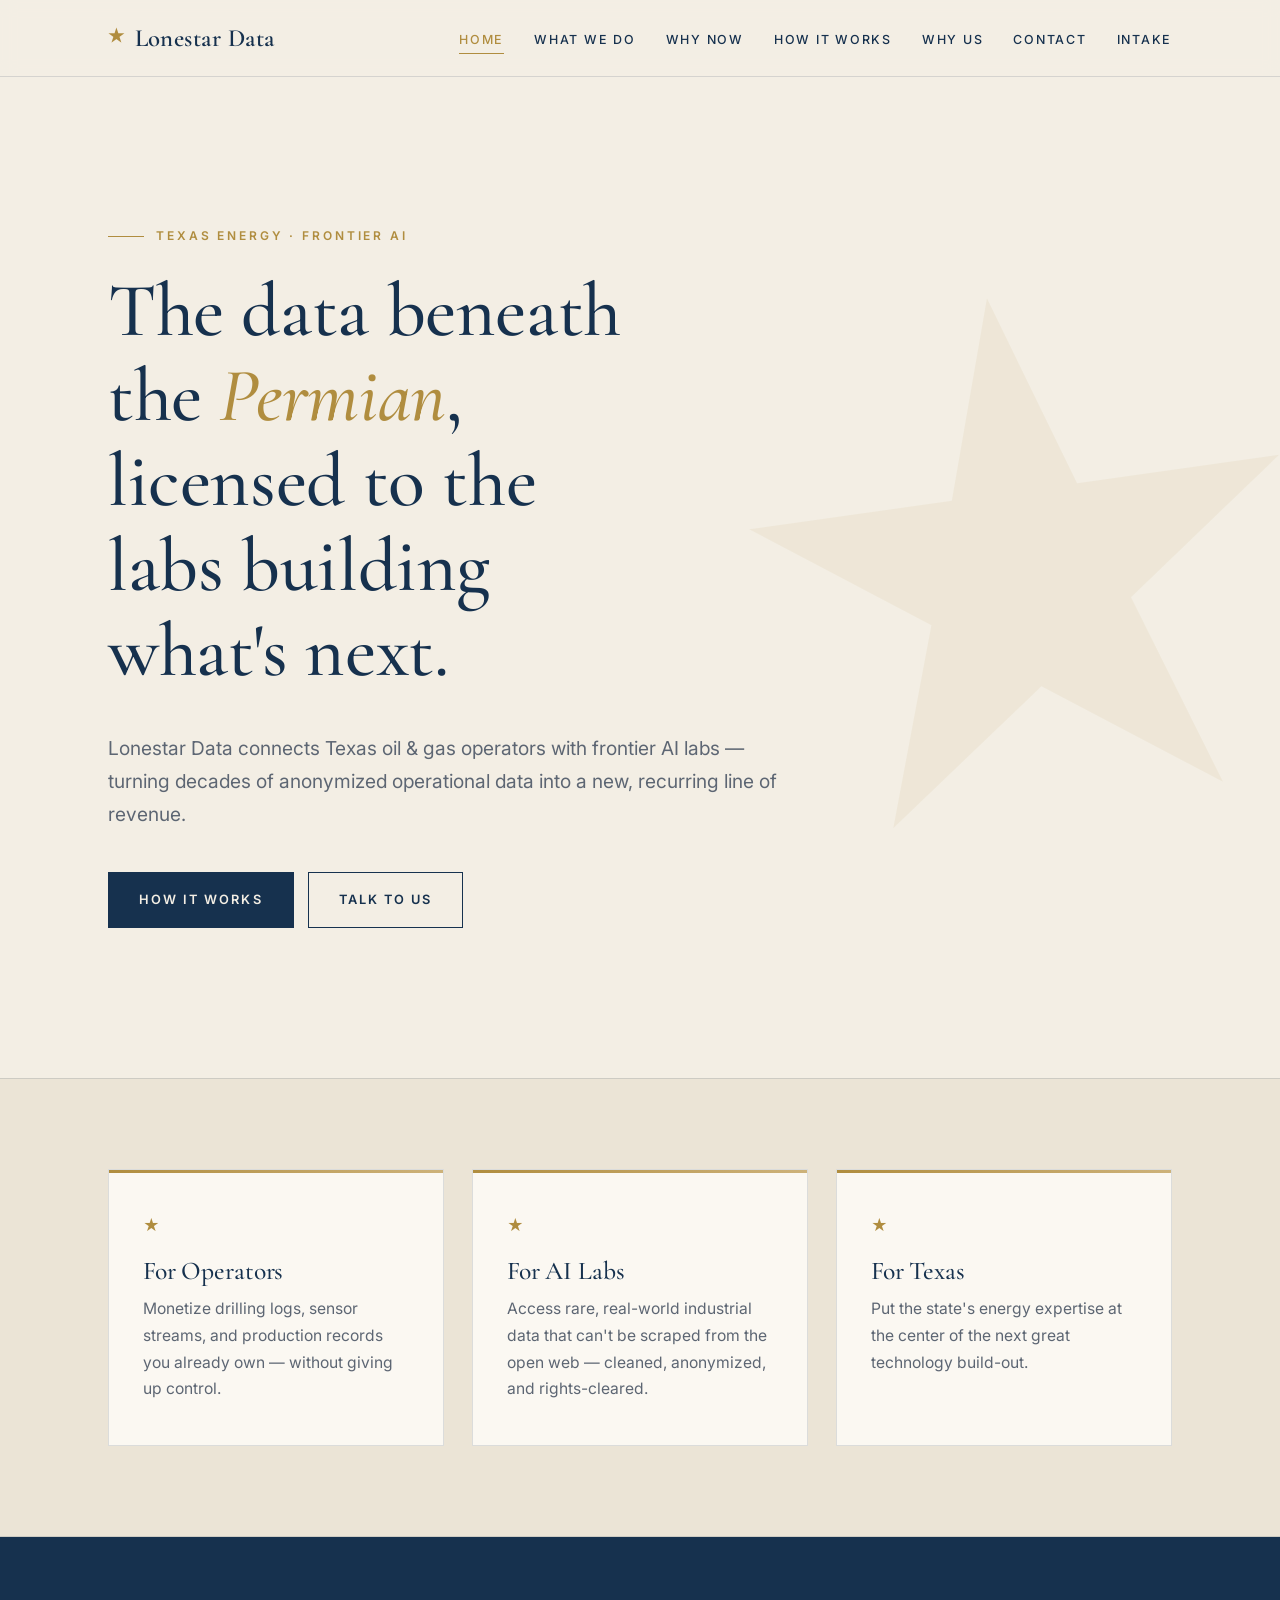
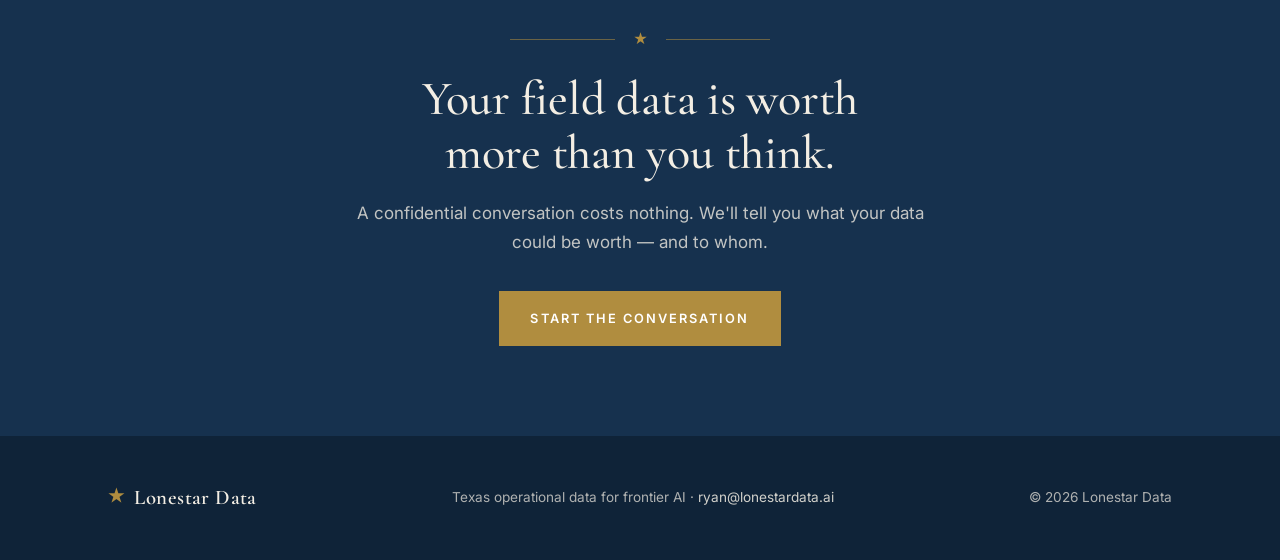
<file: index.html>
<!DOCTYPE html>
<html lang="en">
<head>
  <meta charset="utf-8">
  <meta name="viewport" content="width=device-width, initial-scale=1">
  <title>Lonestar Data — Texas Energy Data for Frontier AI</title>
  <meta name="description" content="Lonestar Data licenses Texas oil & gas companies' anonymized operational data to frontier AI labs.">
  <link rel="icon" href="data:image/svg+xml,<svg xmlns='http://www.w3.org/2000/svg' viewBox='0 0 100 100'><text y='.9em' font-size='90' fill='%23b08d3f'>★</text></svg>">
  <link rel="preconnect" href="https://fonts.googleapis.com">
  <link rel="preconnect" href="https://fonts.gstatic.com" crossorigin>
  <link href="https://fonts.googleapis.com/css2?family=Cormorant+Garamond:ital,wght@0,400;0,500;0,600;1,500&family=Inter:wght@400;500;600&display=swap" rel="stylesheet">
  <link rel="stylesheet" href="/styles.css">
</head>
<body>
  <header class="site-header">
    <nav class="container nav" aria-label="Main">
      <a class="brand" href="/"><span class="star" aria-hidden="true">★</span> Lonestar Data</a>
      <button class="nav-toggle" aria-label="Toggle menu" aria-expanded="false" onclick="var l=document.querySelector('.nav-links');l.classList.toggle('open');this.setAttribute('aria-expanded',l.classList.contains('open'))">☰</button>
      <ul class="nav-links">
        <li><a href="/" aria-current="page">Home</a></li>
        <li><a href="/what-we-do/">What We Do</a></li>
        <li><a href="/why-now/">Why Now</a></li>
        <li><a href="/how-it-works/">How It Works</a></li>
        <li><a href="/why-us/">Why Us</a></li>
        <li><a href="/contact/">Contact</a></li>
        <li><a href="/intake/">Intake</a></li>
      </ul>
    </nav>
  </header>

  <main>
    <section class="hero">
      <div class="container">
        <div class="eyebrow">Texas Energy &middot; Frontier AI</div>
        <h1>The data beneath the <em class="gold">Permian</em>, licensed to the labs building what's next.</h1>
        <p class="lede">Lonestar Data connects Texas oil &amp; gas operators with frontier AI labs — turning decades of anonymized operational data into a new, recurring line of revenue.</p>
        <div class="btn-row">
          <a class="btn btn-primary" href="/how-it-works/">How It Works</a>
          <a class="btn btn-ghost" href="/contact/">Talk to Us</a>
        </div>
      </div>
    </section>

    <section class="section section-alt">
      <div class="container">
        <div class="grid-3">
          <div class="card"><span class="card-star">★</span><h3>For Operators</h3><p>Monetize drilling logs, sensor streams, and production records you already own — without giving up control.</p></div>
          <div class="card"><span class="card-star">★</span><h3>For AI Labs</h3><p>Access rare, real-world industrial data that can't be scraped from the open web — cleaned, anonymized, and rights-cleared.</p></div>
          <div class="card"><span class="card-star">★</span><h3>For Texas</h3><p>Put the state's energy expertise at the center of the next great technology build-out.</p></div>
        </div>
      </div>
    </section>

    <section class="cta-band">
      <div class="container">
        <div class="star-rule">★</div>
        <h2>Your field data is worth more than you think.</h2>
        <p>A confidential conversation costs nothing. We'll tell you what your data could be worth — and to whom.</p>
        <a class="btn btn-primary" href="/intake/">Start the Conversation</a>
      </div>
    </section>
  </main>

  <footer class="site-footer">
    <div class="container footer-inner">
      <a class="brand" href="/"><span class="star" aria-hidden="true">★</span> Lonestar Data</a>
      <span>Texas operational data for frontier AI &middot; <a href="mailto:ryan@lonestardata.ai">ryan@lonestardata.ai</a></span>
      <span>&copy; 2026 Lonestar Data</span>
    </div>
  </footer>
</body>
</html>
</file>
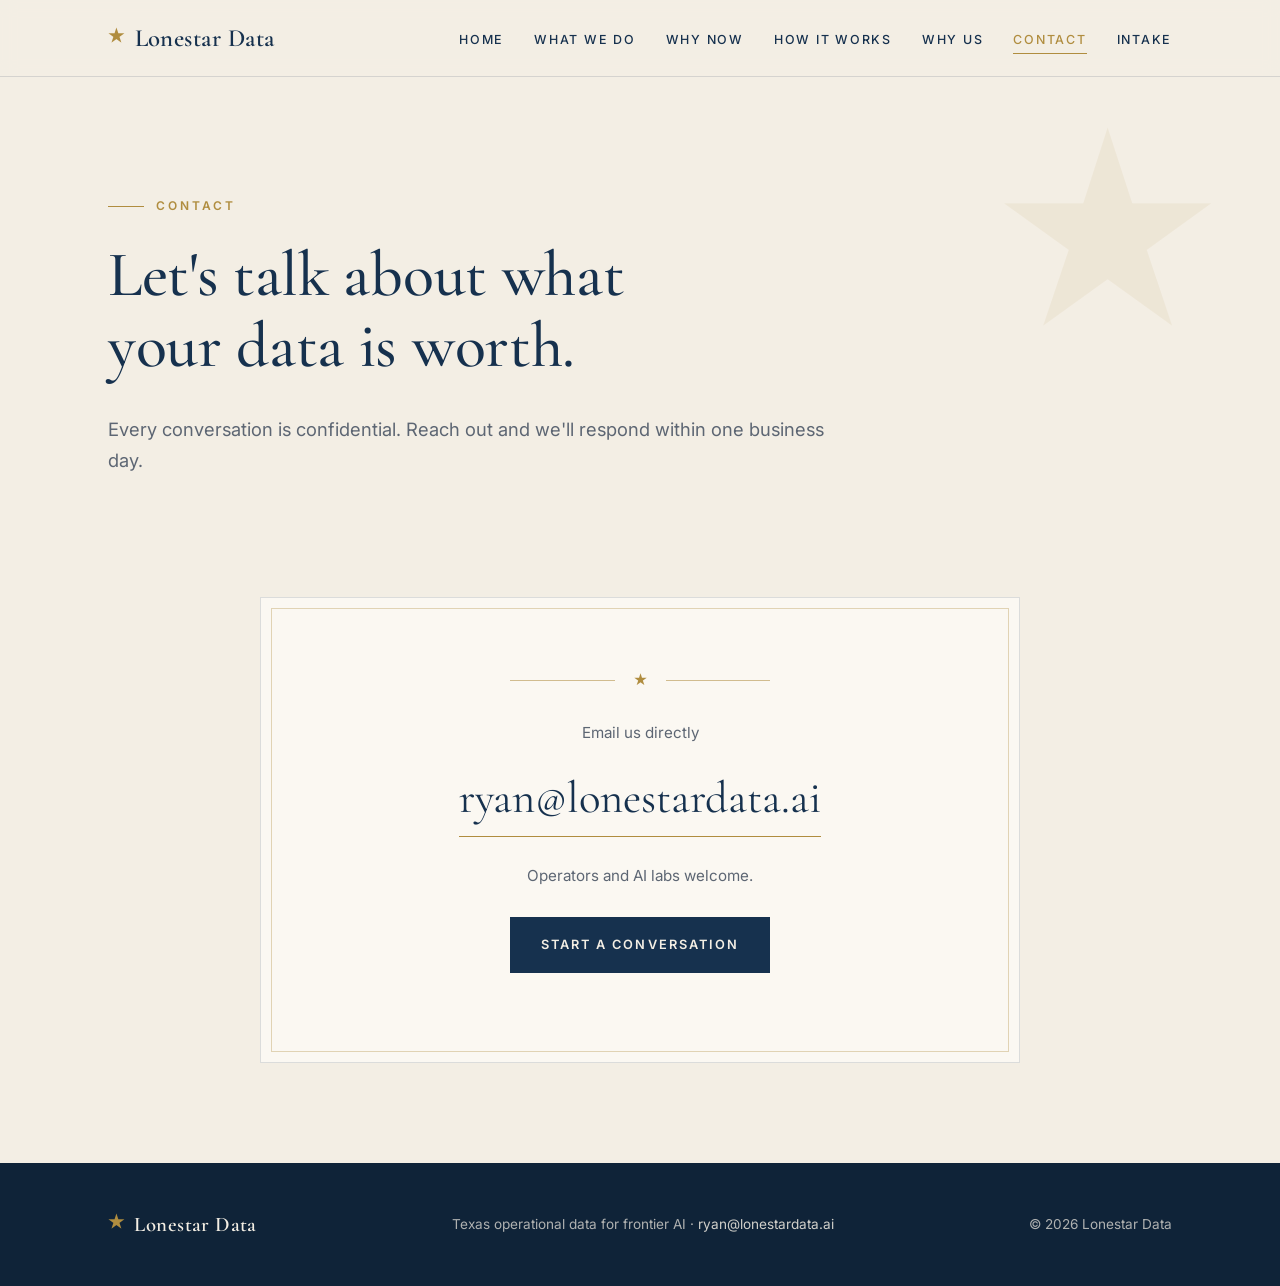
<file: contact/index.html>
<!DOCTYPE html>
<html lang="en">
<head>
  <meta charset="utf-8">
  <meta name="viewport" content="width=device-width, initial-scale=1">
  <title>Contact — Lonestar Data</title>
  <meta name="description" content="Start a confidential conversation with Lonestar Data.">
  <link rel="icon" href="data:image/svg+xml,<svg xmlns='http://www.w3.org/2000/svg' viewBox='0 0 100 100'><text y='.9em' font-size='90' fill='%23b08d3f'>★</text></svg>">
  <link rel="preconnect" href="https://fonts.googleapis.com">
  <link rel="preconnect" href="https://fonts.gstatic.com" crossorigin>
  <link href="https://fonts.googleapis.com/css2?family=Cormorant+Garamond:ital,wght@0,400;0,500;0,600;1,500&family=Inter:wght@400;500;600&display=swap" rel="stylesheet">
  <link rel="stylesheet" href="/styles.css">
</head>
<body>
  <header class="site-header">
    <nav class="container nav" aria-label="Main">
      <a class="brand" href="/"><span class="star" aria-hidden="true">★</span> Lonestar Data</a>
      <button class="nav-toggle" aria-label="Toggle menu" aria-expanded="false" onclick="var l=document.querySelector('.nav-links');l.classList.toggle('open');this.setAttribute('aria-expanded',l.classList.contains('open'))">☰</button>
      <ul class="nav-links">
        <li><a href="/">Home</a></li>
        <li><a href="/what-we-do/">What We Do</a></li>
        <li><a href="/why-now/">Why Now</a></li>
        <li><a href="/how-it-works/">How It Works</a></li>
        <li><a href="/why-us/">Why Us</a></li>
        <li><a href="/contact/" aria-current="page">Contact</a></li>
        <li><a href="/intake/">Intake</a></li>
      </ul>
    </nav>
  </header>

  <main>
    <section class="page-hero">
      <div class="container">
        <div class="eyebrow">Contact</div>
        <h1>Let's talk about what your data is worth.</h1>
        <p class="lede">Every conversation is confidential. Reach out and we'll respond within one business day.</p>
      </div>
    </section>

    <section class="section-tight">
      <div class="container">
        <div class="contact-panel">
          <div class="star-rule">★</div>
          <p style="margin-top:28px;" class="small">Email us directly</p>
          <a class="contact-email" href="mailto:ryan@lonestardata.ai">ryan@lonestardata.ai</a>
          <p class="small">Operators and AI labs welcome.</p>
          <p style="margin-top:28px;"><a class="btn btn-primary" href="/intake/">Start a Conversation</a></p>
        </div>
      </div>
    </section>
  </main>

  <footer class="site-footer">
    <div class="container footer-inner">
      <a class="brand" href="/"><span class="star" aria-hidden="true">★</span> Lonestar Data</a>
      <span>Texas operational data for frontier AI &middot; <a href="mailto:ryan@lonestardata.ai">ryan@lonestardata.ai</a></span>
      <span>&copy; 2026 Lonestar Data</span>
    </div>
  </footer>
</body>
</html>
</file>
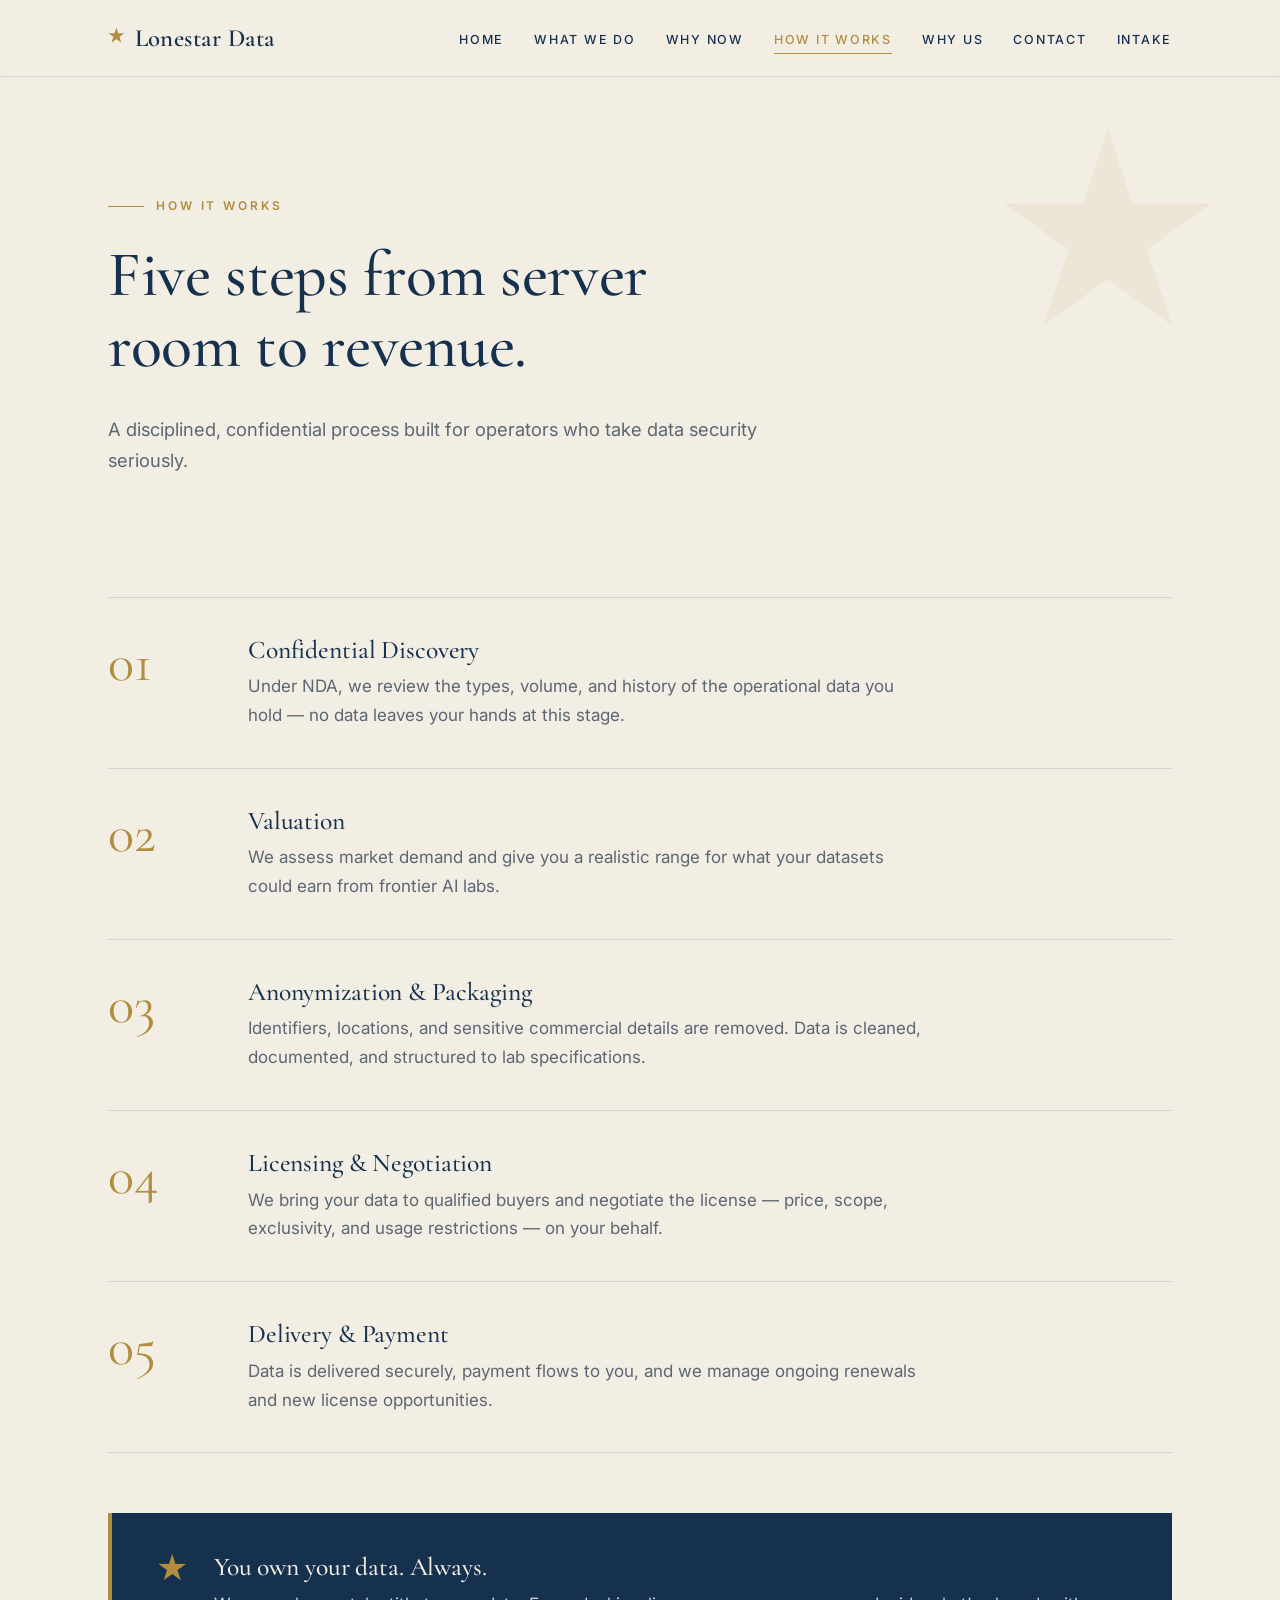
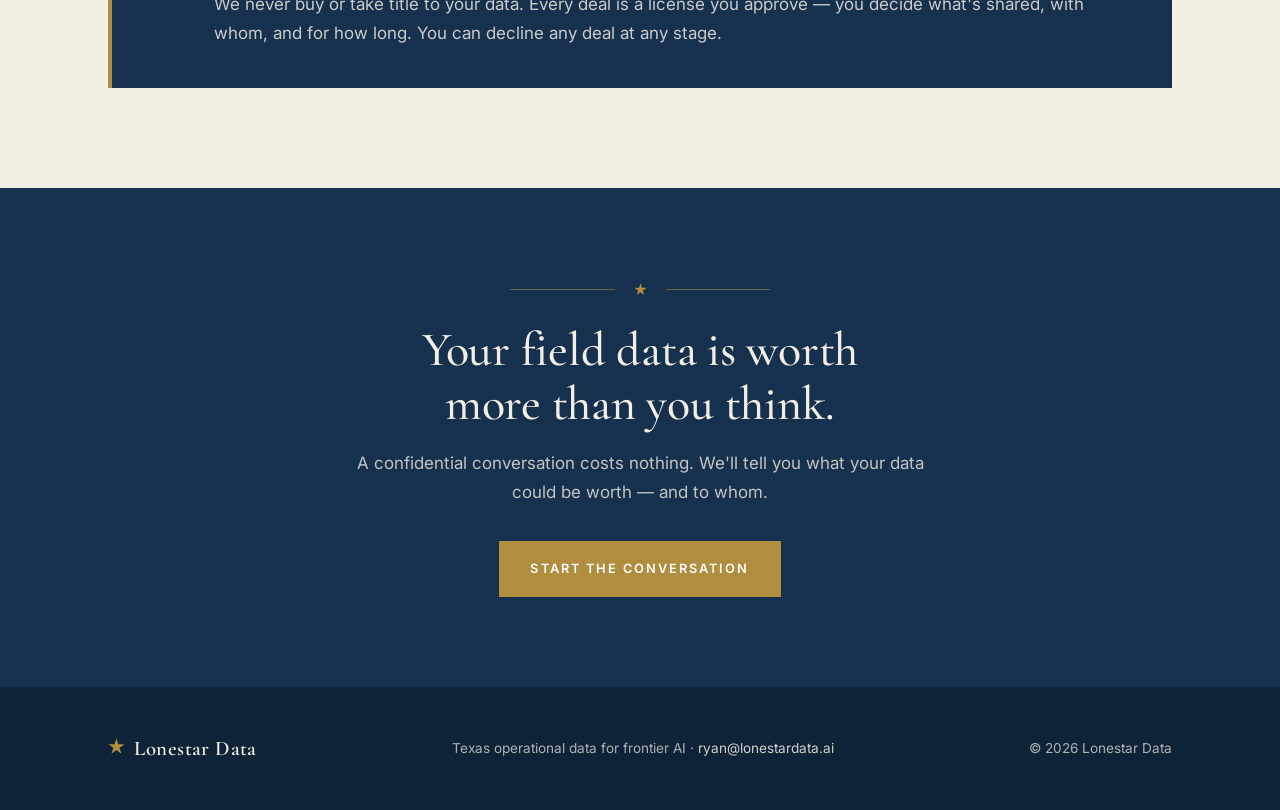
<file: how-it-works/index.html>
<!DOCTYPE html>
<html lang="en">
<head>
  <meta charset="utf-8">
  <meta name="viewport" content="width=device-width, initial-scale=1">
  <title>How It Works — Lonestar Data</title>
  <meta name="description" content="Five steps from data inventory to licensing revenue, with you retaining ownership throughout.">
  <link rel="icon" href="data:image/svg+xml,<svg xmlns='http://www.w3.org/2000/svg' viewBox='0 0 100 100'><text y='.9em' font-size='90' fill='%23b08d3f'>★</text></svg>">
  <link rel="preconnect" href="https://fonts.googleapis.com">
  <link rel="preconnect" href="https://fonts.gstatic.com" crossorigin>
  <link href="https://fonts.googleapis.com/css2?family=Cormorant+Garamond:ital,wght@0,400;0,500;0,600;1,500&family=Inter:wght@400;500;600&display=swap" rel="stylesheet">
  <link rel="stylesheet" href="/styles.css">
</head>
<body>
  <header class="site-header">
    <nav class="container nav" aria-label="Main">
      <a class="brand" href="/"><span class="star" aria-hidden="true">★</span> Lonestar Data</a>
      <button class="nav-toggle" aria-label="Toggle menu" aria-expanded="false" onclick="var l=document.querySelector('.nav-links');l.classList.toggle('open');this.setAttribute('aria-expanded',l.classList.contains('open'))">☰</button>
      <ul class="nav-links">
        <li><a href="/">Home</a></li>
        <li><a href="/what-we-do/">What We Do</a></li>
        <li><a href="/why-now/">Why Now</a></li>
        <li><a href="/how-it-works/" aria-current="page">How It Works</a></li>
        <li><a href="/why-us/">Why Us</a></li>
        <li><a href="/contact/">Contact</a></li>
        <li><a href="/intake/">Intake</a></li>
      </ul>
    </nav>
  </header>

  <main>
    <section class="page-hero">
      <div class="container">
        <div class="eyebrow">How It Works</div>
        <h1>Five steps from server room to revenue.</h1>
        <p class="lede">A disciplined, confidential process built for operators who take data security seriously.</p>
      </div>
    </section>

    <section class="section-tight">
      <div class="container">
        <ol class="steps">
          <li><div><h3>Confidential Discovery</h3><p>Under NDA, we review the types, volume, and history of the operational data you hold — no data leaves your hands at this stage.</p></div></li>
          <li><div><h3>Valuation</h3><p>We assess market demand and give you a realistic range for what your datasets could earn from frontier AI labs.</p></div></li>
          <li><div><h3>Anonymization &amp; Packaging</h3><p>Identifiers, locations, and sensitive commercial details are removed. Data is cleaned, documented, and structured to lab specifications.</p></div></li>
          <li><div><h3>Licensing &amp; Negotiation</h3><p>We bring your data to qualified buyers and negotiate the license — price, scope, exclusivity, and usage restrictions — on your behalf.</p></div></li>
          <li><div><h3>Delivery &amp; Payment</h3><p>Data is delivered securely, payment flows to you, and we manage ongoing renewals and new license opportunities.</p></div></li>
        </ol>

        <div class="note">
          <span class="note-star" aria-hidden="true">★</span>
          <div>
            <h3>You own your data. Always.</h3>
            <p>We never buy or take title to your data. Every deal is a license you approve — you decide what's shared, with whom, and for how long. You can decline any deal at any stage.</p>
          </div>
        </div>
      </div>
    </section>

    <section class="cta-band">
      <div class="container">
        <div class="star-rule">★</div>
        <h2>Your field data is worth more than you think.</h2>
        <p>A confidential conversation costs nothing. We'll tell you what your data could be worth — and to whom.</p>
        <a class="btn btn-primary" href="/intake/">Start the Conversation</a>
      </div>
    </section>
  </main>

  <footer class="site-footer">
    <div class="container footer-inner">
      <a class="brand" href="/"><span class="star" aria-hidden="true">★</span> Lonestar Data</a>
      <span>Texas operational data for frontier AI &middot; <a href="mailto:ryan@lonestardata.ai">ryan@lonestardata.ai</a></span>
      <span>&copy; 2026 Lonestar Data</span>
    </div>
  </footer>
</body>
</html>
</file>
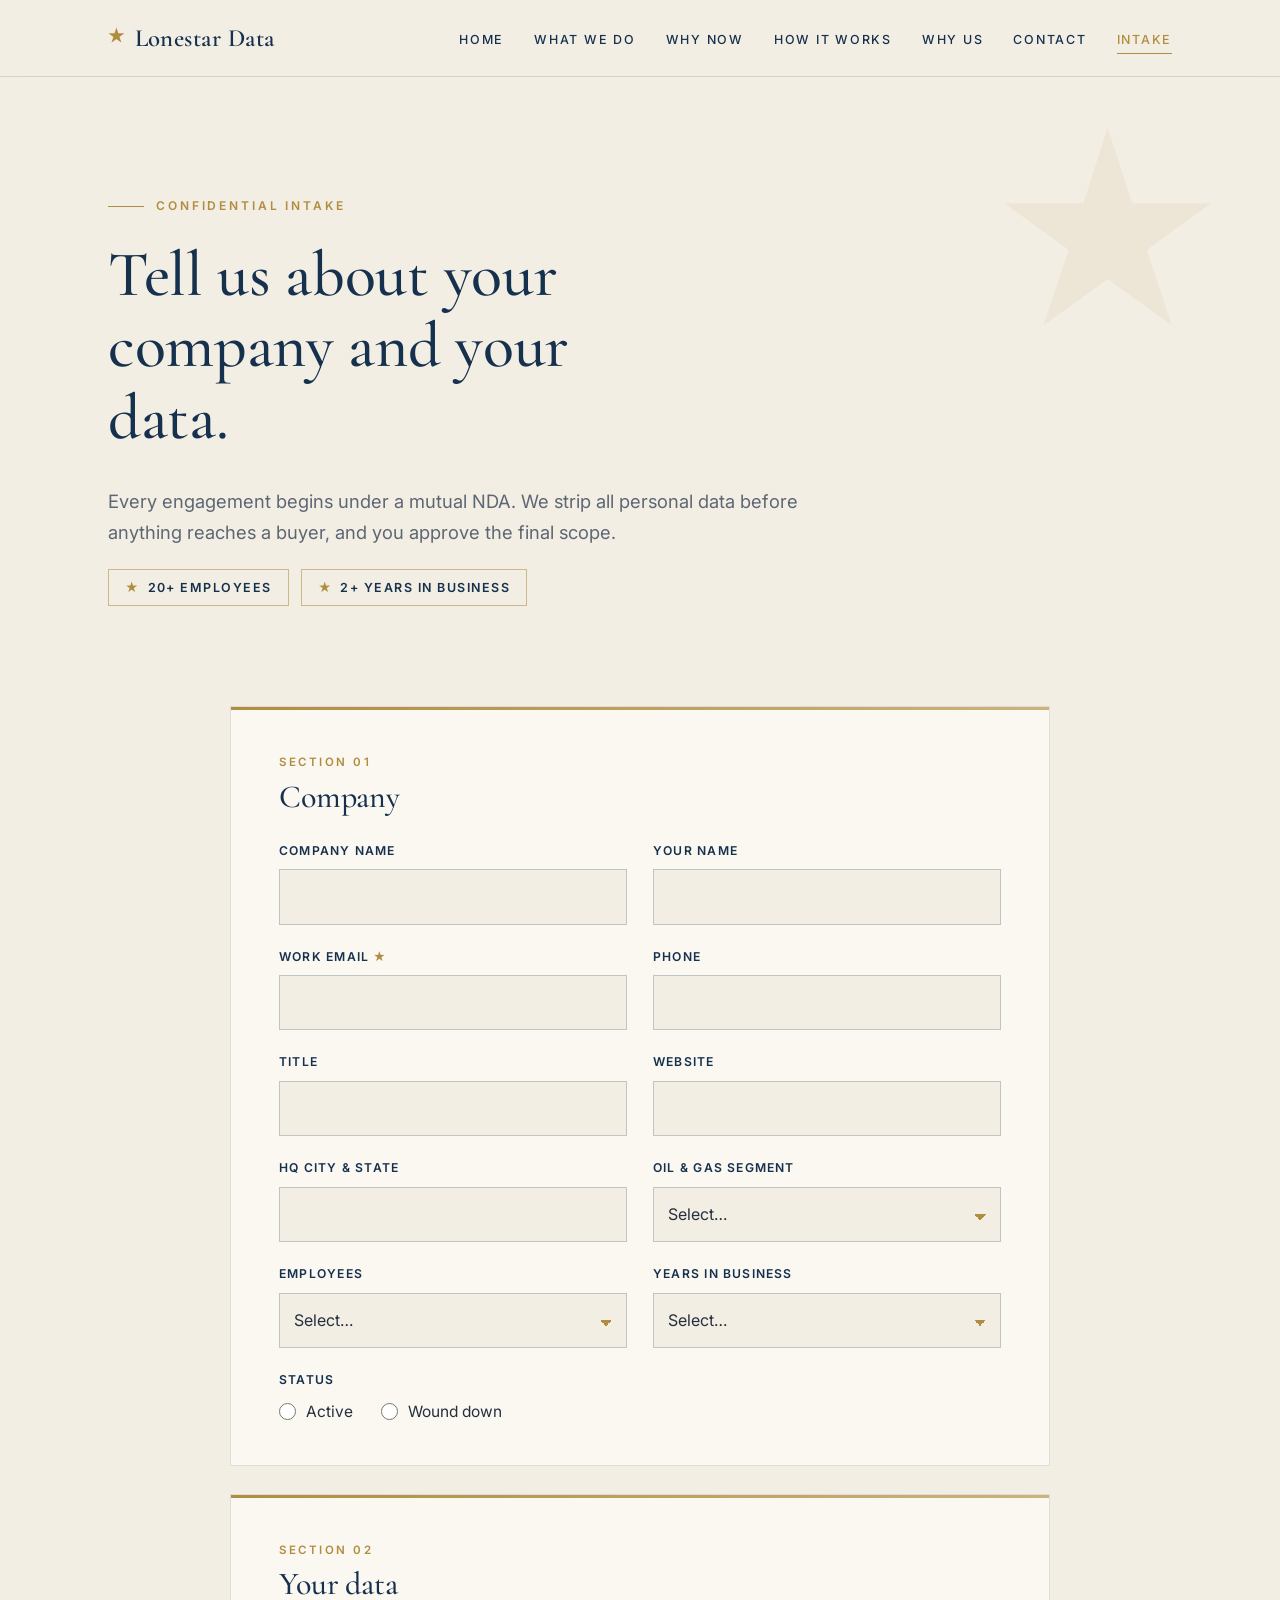
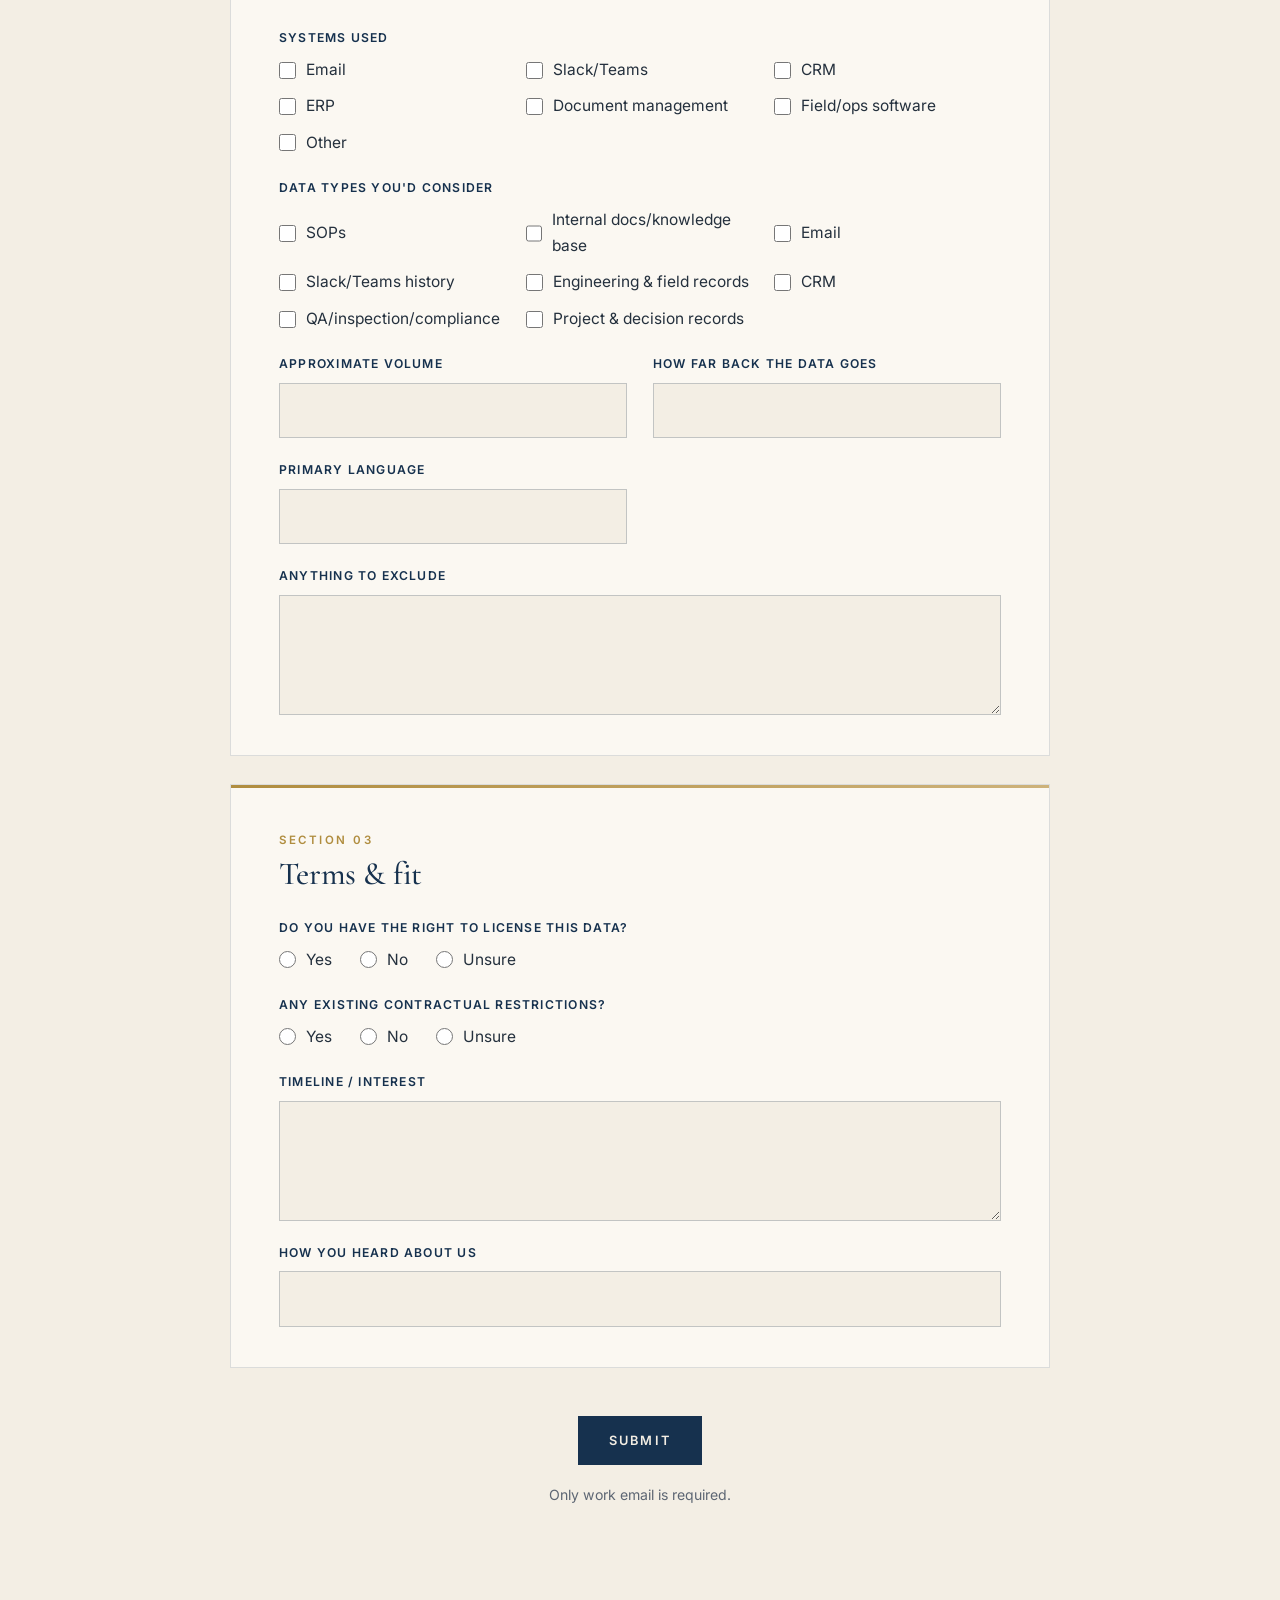
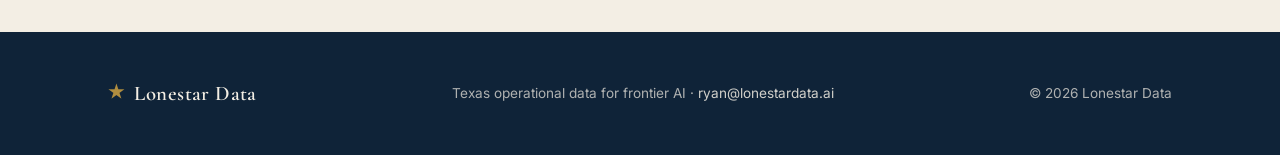
<file: intake/index.html>
<!DOCTYPE html>
<html lang="en">
<head>
  <meta charset="utf-8">
  <meta name="viewport" content="width=device-width, initial-scale=1">
  <title>Intake — Lonestar Data</title>
  <meta name="description" content="Confidential intake for Texas oil &amp; gas companies considering licensing their anonymized operational data.">
  <link rel="icon" href="data:image/svg+xml,<svg xmlns='http://www.w3.org/2000/svg' viewBox='0 0 100 100'><text y='.9em' font-size='90' fill='%23b08d3f'>★</text></svg>">
  <link rel="preconnect" href="https://fonts.googleapis.com">
  <link rel="preconnect" href="https://fonts.gstatic.com" crossorigin>
  <link href="https://fonts.googleapis.com/css2?family=Cormorant+Garamond:ital,wght@0,400;0,500;0,600;1,500&family=Inter:wght@400;500;600&display=swap" rel="stylesheet">
  <link rel="stylesheet" href="/styles.css">
</head>
<body>
  <header class="site-header">
    <nav class="container nav" aria-label="Main">
      <a class="brand" href="/"><span class="star" aria-hidden="true">★</span> Lonestar Data</a>
      <button class="nav-toggle" aria-label="Toggle menu" aria-expanded="false" onclick="var l=document.querySelector('.nav-links');l.classList.toggle('open');this.setAttribute('aria-expanded',l.classList.contains('open'))">☰</button>
      <ul class="nav-links">
        <li><a href="/">Home</a></li>
        <li><a href="/what-we-do/">What We Do</a></li>
        <li><a href="/why-now/">Why Now</a></li>
        <li><a href="/how-it-works/">How It Works</a></li>
        <li><a href="/why-us/">Why Us</a></li>
        <li><a href="/contact/">Contact</a></li>
        <li><a href="/intake/" aria-current="page">Intake</a></li>
      </ul>
    </nav>
  </header>

  <main>
    <section class="page-hero">
      <div class="container">
        <div class="eyebrow">Confidential Intake</div>
        <h1>Tell us about your company and your data.</h1>
        <p class="lede">Every engagement begins under a mutual NDA. We strip all personal data before anything reaches a buyer, and you approve the final scope.</p>
        <div class="intake-meta">
          <span class="pill">20+ employees</span>
          <span class="pill">2+ years in business</span>
        </div>
      </div>
    </section>

    <section class="section-tight">
      <div class="container form-wrap">
        <form id="intake-form" action="https://formspree.io/f/mdegaqvz" method="POST">
          <input type="hidden" name="_subject" value="New Lonestar Data intake">

        <fieldset class="form-section">
          <legend><span>Section 01</span><h2>Company</h2></legend>
          <div class="form-grid">
            <div class="field">
              <label for="company_name">Company name</label>
              <input type="text" id="company_name" name="company_name" autocomplete="organization">
            </div>
            <div class="field">
              <label for="your_name">Your name</label>
              <input type="text" id="your_name" name="your_name" autocomplete="name">
            </div>
            <div class="field">
              <label for="email">Work email <span class="req" aria-hidden="true">★</span></label>
              <input type="email" id="email" name="email" autocomplete="email" required>
            </div>
            <div class="field">
              <label for="phone">Phone</label>
              <input type="tel" id="phone" name="phone" autocomplete="tel">
            </div>
            <div class="field">
              <label for="title">Title</label>
              <input type="text" id="title" name="title" autocomplete="organization-title">
            </div>
            <div class="field">
              <label for="website">Website</label>
              <input type="text" id="website" name="website" autocomplete="url">
            </div>
            <div class="field">
              <label for="hq_location">HQ city &amp; state</label>
              <input type="text" id="hq_location" name="hq_location">
            </div>
            <div class="field">
              <label for="segment">Oil &amp; gas segment</label>
              <select id="segment" name="segment">
                <option value="">Select…</option>
                <option value="Upstream">Upstream</option>
                <option value="Midstream">Midstream</option>
                <option value="Downstream">Downstream</option>
                <option value="Oilfield services">Oilfield services</option>
                <option value="Other">Other</option>
              </select>
            </div>
            <div class="field">
              <label for="employees">Employees</label>
              <select id="employees" name="employees">
                <option value="">Select…</option>
                <option value="1–20">1–20</option>
                <option value="20–100">20–100</option>
                <option value="100–500">100–500</option>
                <option value="500+">500+</option>
              </select>
            </div>
            <div class="field">
              <label for="years_in_business">Years in business</label>
              <select id="years_in_business" name="years_in_business">
                <option value="">Select…</option>
                <option value="Under 2">Under 2</option>
                <option value="2–5">2–5</option>
                <option value="5–10">5–10</option>
                <option value="10+">10+</option>
              </select>
            </div>
            <div class="field full" role="group" aria-labelledby="company_status-label">
              <span class="group-label" id="company_status-label">Status</span>
              <div class="choices inline">
                <label class="choice"><input type="radio" name="company_status" value="Active"> Active</label>
                <label class="choice"><input type="radio" name="company_status" value="Wound down"> Wound down</label>
              </div>
            </div>
          </div>
        </fieldset>

        <fieldset class="form-section">
          <legend><span>Section 02</span><h2>Your data</h2></legend>
          <div class="form-grid">
            <div class="field full" role="group" aria-labelledby="systems_used-label">
              <span class="group-label" id="systems_used-label">Systems used</span>
              <div class="choices">
                <label class="choice"><input type="checkbox" name="systems_used" value="Email"> Email</label>
                <label class="choice"><input type="checkbox" name="systems_used" value="Slack/Teams"> Slack/Teams</label>
                <label class="choice"><input type="checkbox" name="systems_used" value="CRM"> CRM</label>
                <label class="choice"><input type="checkbox" name="systems_used" value="ERP"> ERP</label>
                <label class="choice"><input type="checkbox" name="systems_used" value="Document management"> Document management</label>
                <label class="choice"><input type="checkbox" name="systems_used" value="Field/ops software"> Field/ops software</label>
                <label class="choice"><input type="checkbox" name="systems_used" value="Other"> Other</label>
              </div>
            </div>
            <div class="field full" role="group" aria-labelledby="data_types-label">
              <span class="group-label" id="data_types-label">Data types you'd consider</span>
              <div class="choices">
                <label class="choice"><input type="checkbox" name="data_types" value="SOPs"> SOPs</label>
                <label class="choice"><input type="checkbox" name="data_types" value="Internal docs/knowledge base"> Internal docs/knowledge base</label>
                <label class="choice"><input type="checkbox" name="data_types" value="Email"> Email</label>
                <label class="choice"><input type="checkbox" name="data_types" value="Slack/Teams history"> Slack/Teams history</label>
                <label class="choice"><input type="checkbox" name="data_types" value="Engineering &amp; field records"> Engineering &amp; field records</label>
                <label class="choice"><input type="checkbox" name="data_types" value="CRM"> CRM</label>
                <label class="choice"><input type="checkbox" name="data_types" value="QA/inspection/compliance"> QA/inspection/compliance</label>
                <label class="choice"><input type="checkbox" name="data_types" value="Project &amp; decision records"> Project &amp; decision records</label>
              </div>
            </div>
            <div class="field">
              <label for="approximate_volume">Approximate volume</label>
              <input type="text" id="approximate_volume" name="approximate_volume">
            </div>
            <div class="field">
              <label for="data_history">How far back the data goes</label>
              <input type="text" id="data_history" name="data_history">
            </div>
            <div class="field">
              <label for="primary_language">Primary language</label>
              <input type="text" id="primary_language" name="primary_language">
            </div>
            <div class="field full">
              <label for="exclusions">Anything to exclude</label>
              <textarea id="exclusions" name="exclusions"></textarea>
            </div>
          </div>
        </fieldset>

        <fieldset class="form-section">
          <legend><span>Section 03</span><h2>Terms &amp; fit</h2></legend>
          <div class="form-grid">
            <div class="field full" role="group" aria-labelledby="right_to_license-label">
              <span class="group-label" id="right_to_license-label">Do you have the right to license this data?</span>
              <div class="choices inline">
                <label class="choice"><input type="radio" name="right_to_license" value="Yes"> Yes</label>
                <label class="choice"><input type="radio" name="right_to_license" value="No"> No</label>
                <label class="choice"><input type="radio" name="right_to_license" value="Unsure"> Unsure</label>
              </div>
            </div>
            <div class="field full" role="group" aria-labelledby="contractual_restrictions-label">
              <span class="group-label" id="contractual_restrictions-label">Any existing contractual restrictions?</span>
              <div class="choices inline">
                <label class="choice"><input type="radio" name="contractual_restrictions" value="Yes"> Yes</label>
                <label class="choice"><input type="radio" name="contractual_restrictions" value="No"> No</label>
                <label class="choice"><input type="radio" name="contractual_restrictions" value="Unsure"> Unsure</label>
              </div>
            </div>
            <div class="field full">
              <label for="timeline_interest">Timeline / interest</label>
              <textarea id="timeline_interest" name="timeline_interest"></textarea>
            </div>
            <div class="field full">
              <label for="referral_source">How you heard about us</label>
              <input type="text" id="referral_source" name="referral_source">
            </div>
          </div>
        </fieldset>

          <div class="form-actions">
            <button type="submit" class="btn btn-primary">Submit</button>
            <p class="form-error" id="form-error" role="alert" hidden></p>
            <p class="form-fineprint">Only work email is required.</p>
          </div>
        </form>

        <div class="contact-panel form-success" id="form-success" tabindex="-1" aria-live="polite">
          <div class="star-rule">★</div>
          <h2 style="margin-top:26px;">Thank you.</h2>
          <p class="small">We've received your intake and will be in touch within one business day to arrange a confidential conversation under mutual NDA.</p>
        </div>
      </div>
    </section>
  </main>

  <footer class="site-footer">
    <div class="container footer-inner">
      <a class="brand" href="/"><span class="star" aria-hidden="true">★</span> Lonestar Data</a>
      <span>Texas operational data for frontier AI &middot; <a href="mailto:ryan@lonestardata.ai">ryan@lonestardata.ai</a></span>
      <span>&copy; 2026 Lonestar Data</span>
    </div>
  </footer>

  <script>
    (function () {
      var form = document.getElementById('intake-form');
      var ok = document.getElementById('form-success');
      var err = document.getElementById('form-error');
      form.addEventListener('submit', function (e) {
        if (!window.fetch) return;
        e.preventDefault();
        var btn = form.querySelector('button[type="submit"]');
        btn.disabled = true; err.hidden = true;
        fetch(form.action, { method: 'POST', body: new FormData(form), headers: { 'Accept': 'application/json' } })
          .then(function (r) {
            if (!r.ok) return r.json().then(function (d) { throw new Error(d && d.errors ? d.errors.map(function (x) { return x.message; }).join(', ') : 'Submission failed'); });
            form.hidden = true; ok.classList.add('show'); ok.focus();
            window.scrollTo({ top: ok.getBoundingClientRect().top + window.scrollY - 120, behavior: 'smooth' });
          })
          .catch(function (x) {
            err.textContent = 'Something went wrong (' + x.message + '). Please try again or email ryan@lonestardata.ai.';
            err.hidden = false; btn.disabled = false;
          });
      });
    })();
  </script>
</body>
</html>
</file>
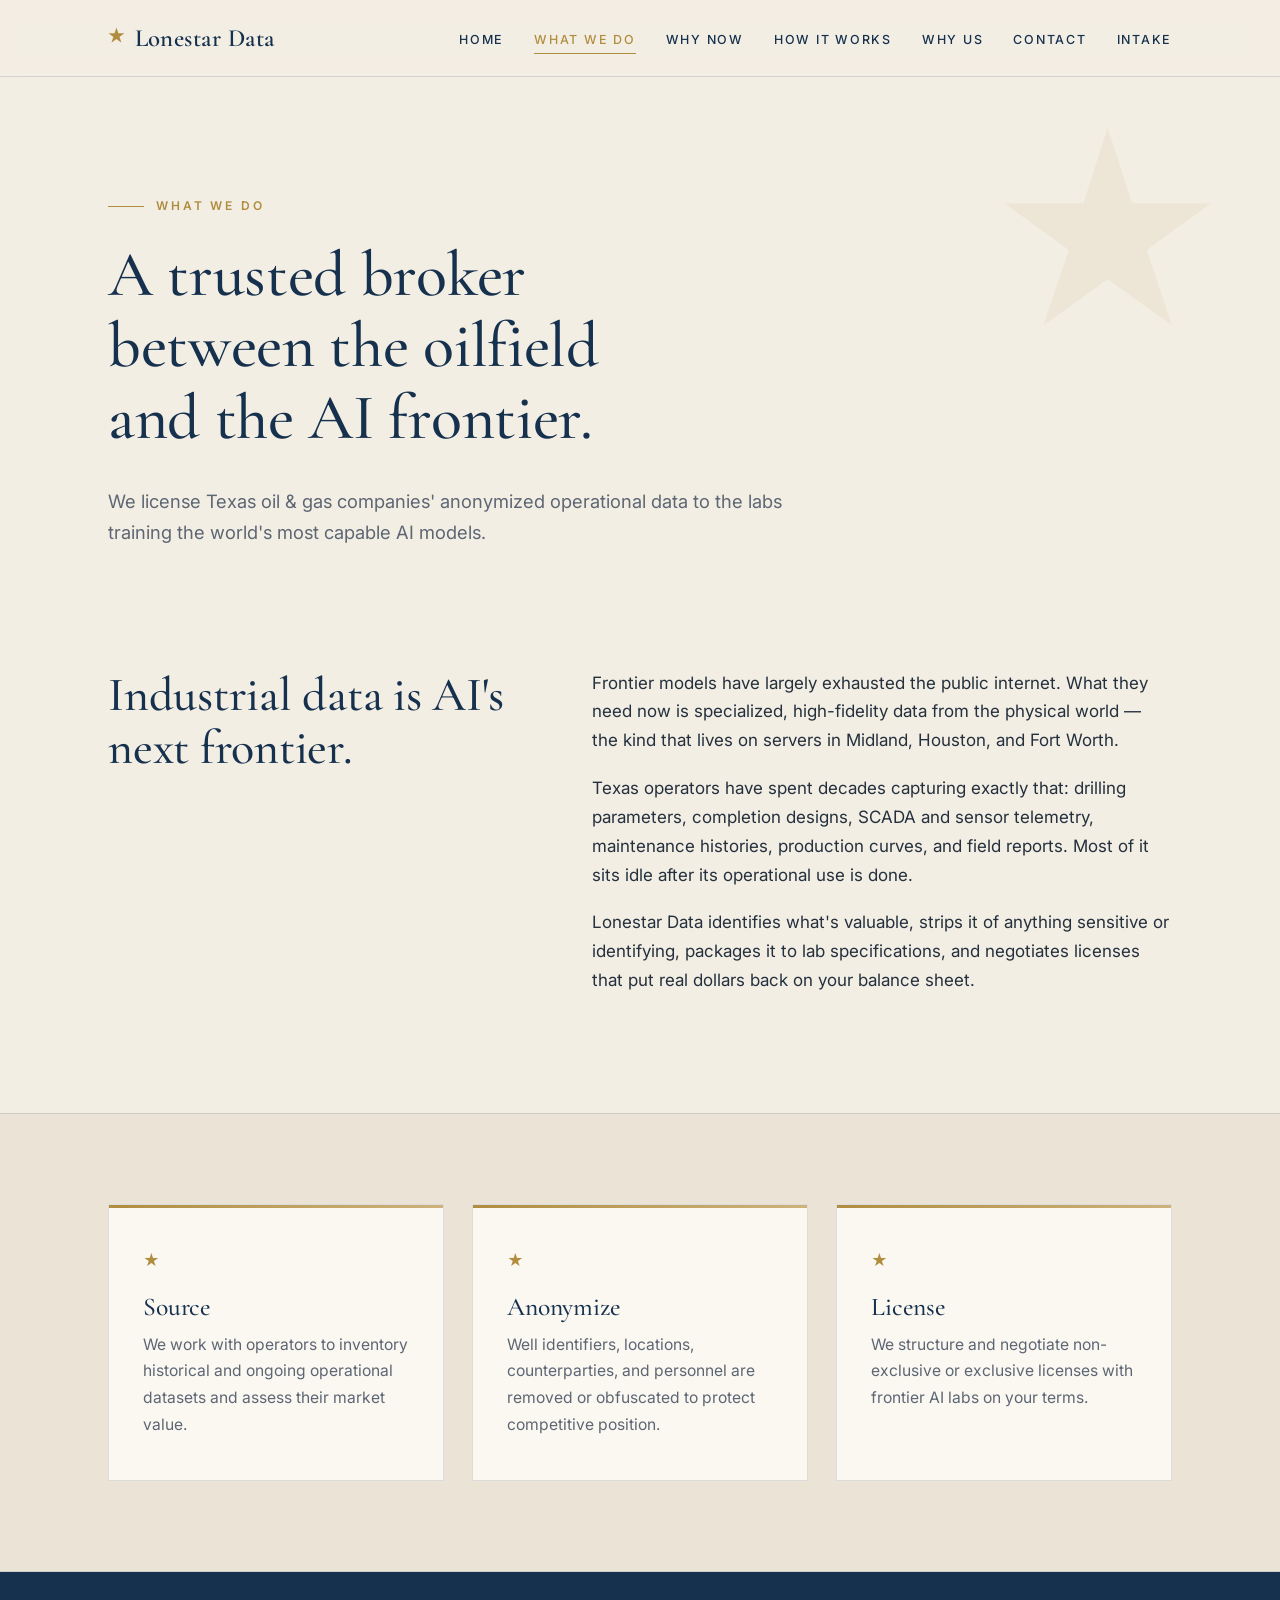
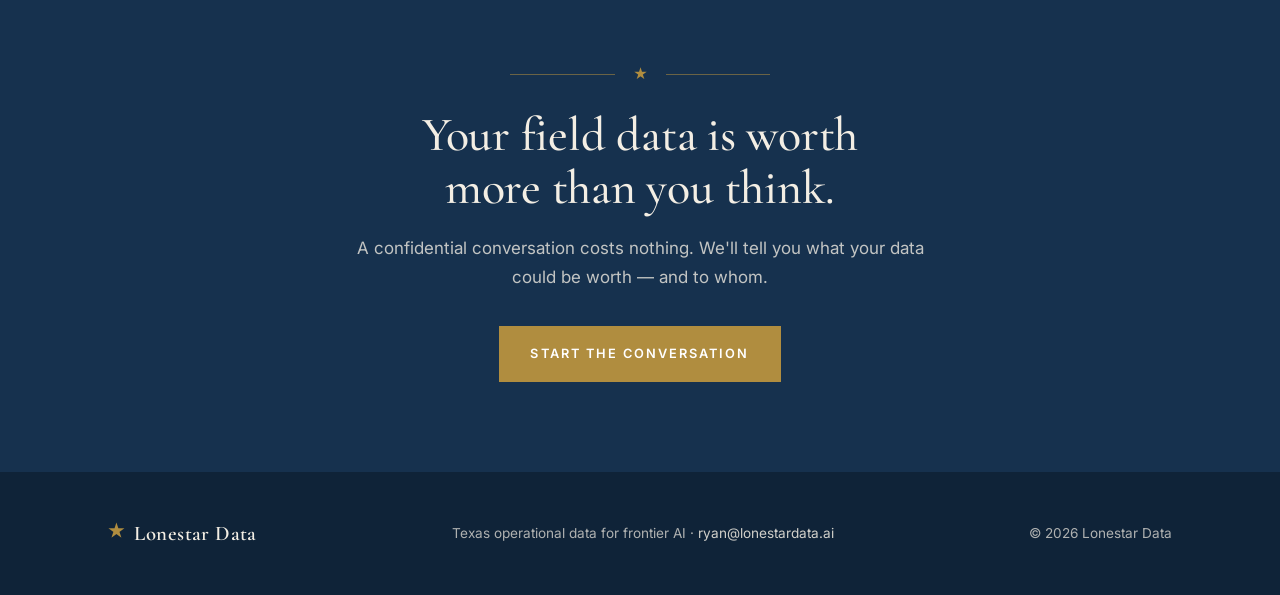
<file: what-we-do/index.html>
<!DOCTYPE html>
<html lang="en">
<head>
  <meta charset="utf-8">
  <meta name="viewport" content="width=device-width, initial-scale=1">
  <title>What We Do — Lonestar Data</title>
  <meta name="description" content="We broker licenses for anonymized oil & gas operational data between Texas operators and frontier AI labs.">
  <link rel="icon" href="data:image/svg+xml,<svg xmlns='http://www.w3.org/2000/svg' viewBox='0 0 100 100'><text y='.9em' font-size='90' fill='%23b08d3f'>★</text></svg>">
  <link rel="preconnect" href="https://fonts.googleapis.com">
  <link rel="preconnect" href="https://fonts.gstatic.com" crossorigin>
  <link href="https://fonts.googleapis.com/css2?family=Cormorant+Garamond:ital,wght@0,400;0,500;0,600;1,500&family=Inter:wght@400;500;600&display=swap" rel="stylesheet">
  <link rel="stylesheet" href="/styles.css">
</head>
<body>
  <header class="site-header">
    <nav class="container nav" aria-label="Main">
      <a class="brand" href="/"><span class="star" aria-hidden="true">★</span> Lonestar Data</a>
      <button class="nav-toggle" aria-label="Toggle menu" aria-expanded="false" onclick="var l=document.querySelector('.nav-links');l.classList.toggle('open');this.setAttribute('aria-expanded',l.classList.contains('open'))">☰</button>
      <ul class="nav-links">
        <li><a href="/">Home</a></li>
        <li><a href="/what-we-do/" aria-current="page">What We Do</a></li>
        <li><a href="/why-now/">Why Now</a></li>
        <li><a href="/how-it-works/">How It Works</a></li>
        <li><a href="/why-us/">Why Us</a></li>
        <li><a href="/contact/">Contact</a></li>
        <li><a href="/intake/">Intake</a></li>
      </ul>
    </nav>
  </header>

  <main>
    <section class="page-hero">
      <div class="container">
        <div class="eyebrow">What We Do</div>
        <h1>A trusted broker between the oilfield and the AI frontier.</h1>
        <p class="lede">We license Texas oil &amp; gas companies' anonymized operational data to the labs training the world's most capable AI models.</p>
      </div>
    </section>

    <section class="section-tight">
      <div class="container split">
        <h2>Industrial data is AI's next frontier.</h2>
        <div class="prose">
          <p>Frontier models have largely exhausted the public internet. What they need now is specialized, high-fidelity data from the physical world — the kind that lives on servers in Midland, Houston, and Fort Worth.</p>
          <p>Texas operators have spent decades capturing exactly that: drilling parameters, completion designs, SCADA and sensor telemetry, maintenance histories, production curves, and field reports. Most of it sits idle after its operational use is done.</p>
          <p>Lonestar Data identifies what's valuable, strips it of anything sensitive or identifying, packages it to lab specifications, and negotiates licenses that put real dollars back on your balance sheet.</p>
        </div>
      </div>
    </section>

    <section class="section section-alt">
      <div class="container">
        <div class="grid-3">
          <div class="card"><span class="card-star">★</span><h3>Source</h3><p>We work with operators to inventory historical and ongoing operational datasets and assess their market value.</p></div>
          <div class="card"><span class="card-star">★</span><h3>Anonymize</h3><p>Well identifiers, locations, counterparties, and personnel are removed or obfuscated to protect competitive position.</p></div>
          <div class="card"><span class="card-star">★</span><h3>License</h3><p>We structure and negotiate non-exclusive or exclusive licenses with frontier AI labs on your terms.</p></div>
        </div>
      </div>
    </section>

    <section class="cta-band">
      <div class="container">
        <div class="star-rule">★</div>
        <h2>Your field data is worth more than you think.</h2>
        <p>A confidential conversation costs nothing. We'll tell you what your data could be worth — and to whom.</p>
        <a class="btn btn-primary" href="/intake/">Start the Conversation</a>
      </div>
    </section>
  </main>

  <footer class="site-footer">
    <div class="container footer-inner">
      <a class="brand" href="/"><span class="star" aria-hidden="true">★</span> Lonestar Data</a>
      <span>Texas operational data for frontier AI &middot; <a href="mailto:ryan@lonestardata.ai">ryan@lonestardata.ai</a></span>
      <span>&copy; 2026 Lonestar Data</span>
    </div>
  </footer>
</body>
</html>
</file>
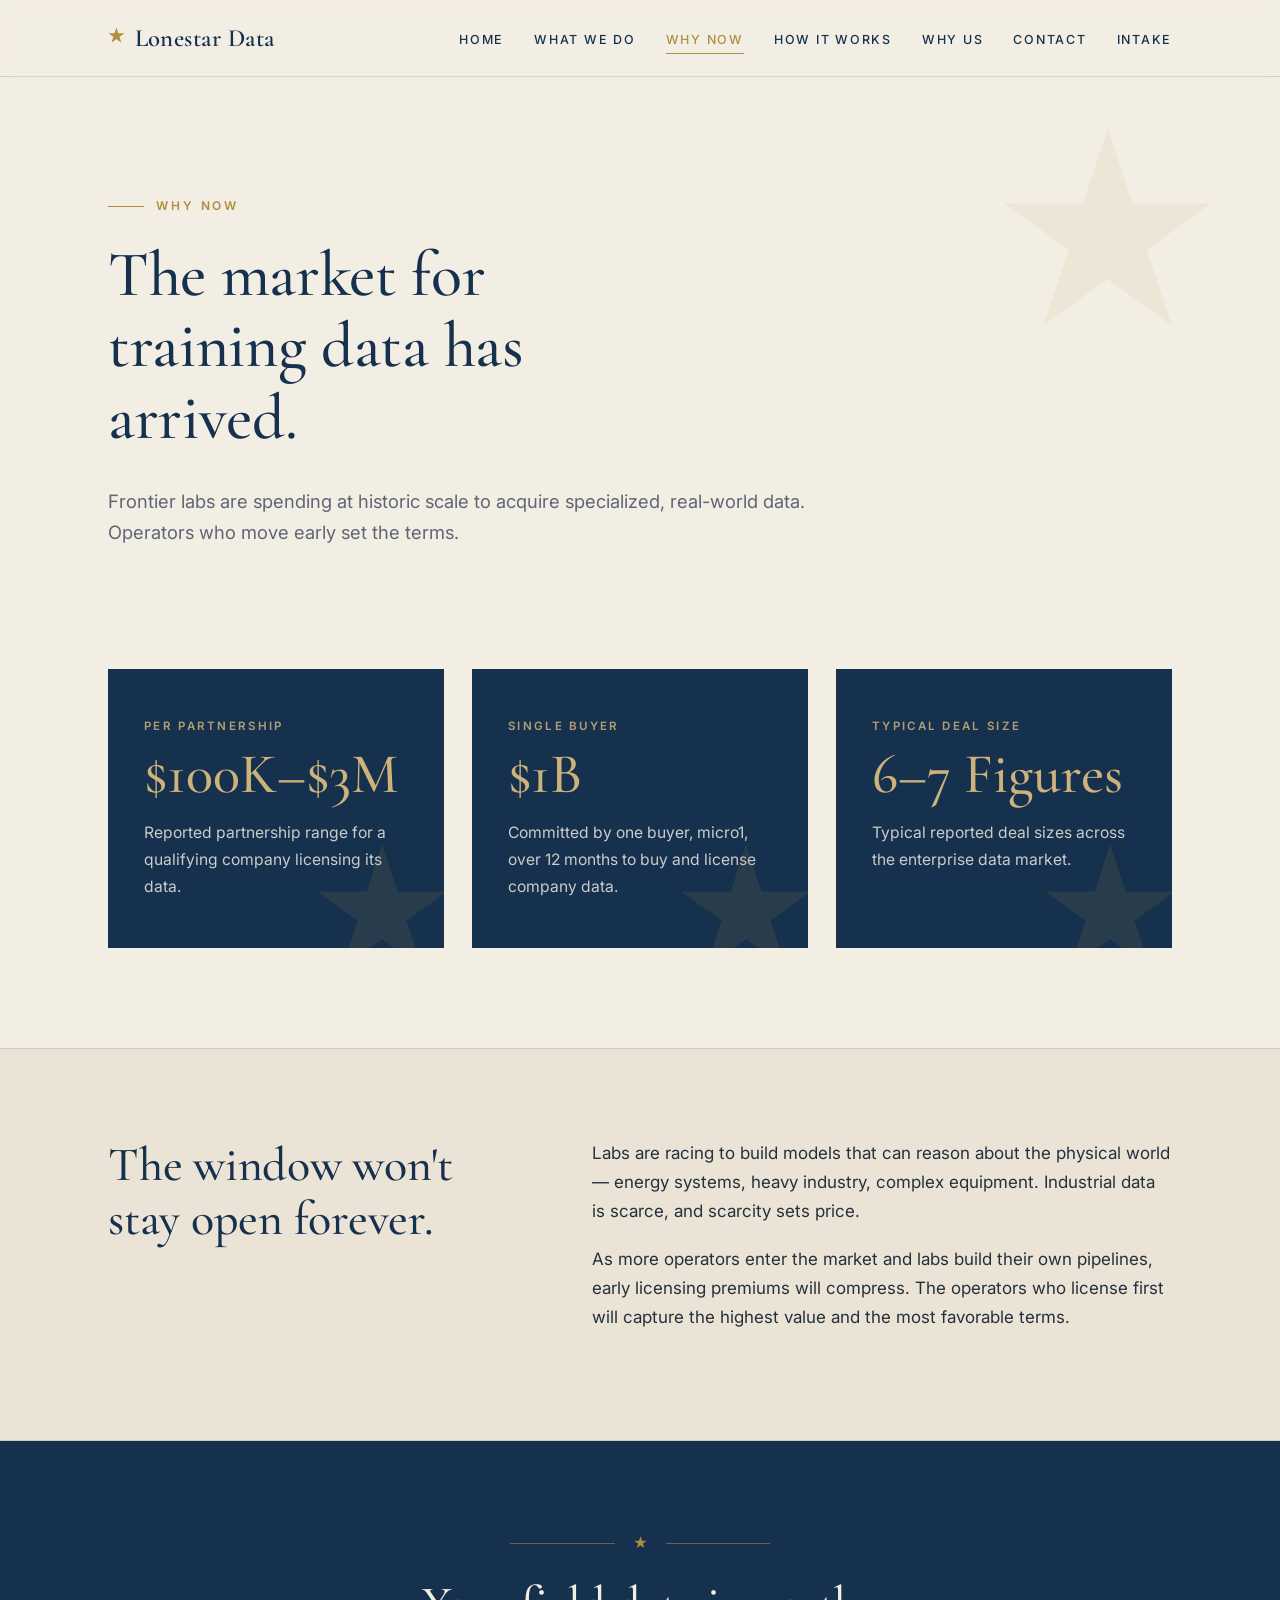
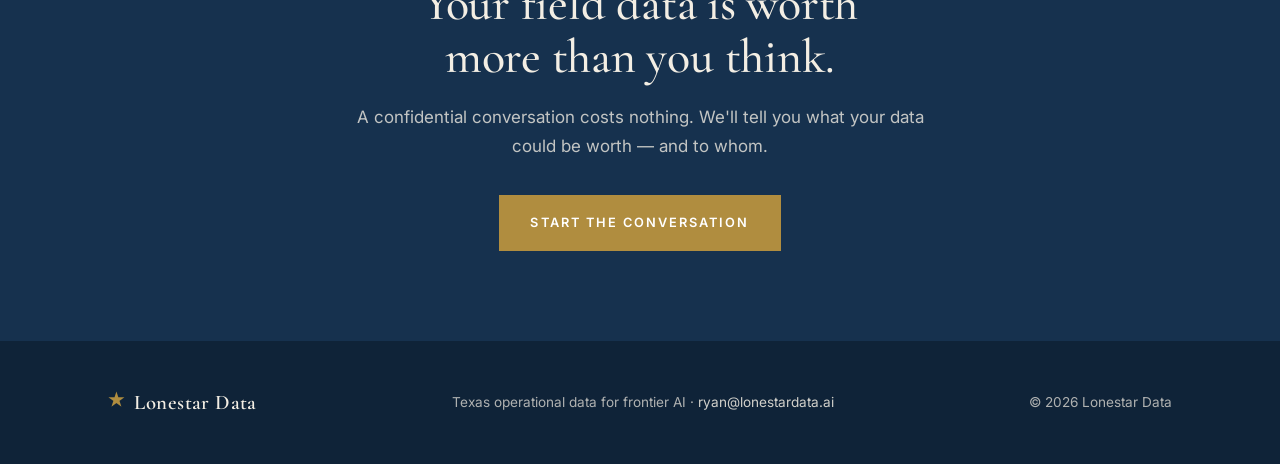
<file: why-now/index.html>
<!DOCTYPE html>
<html lang="en">
<head>
  <meta charset="utf-8">
  <meta name="viewport" content="width=device-width, initial-scale=1">
  <title>Why Now — Lonestar Data</title>
  <meta name="description" content="AI labs are paying unprecedented sums for specialized training data. The window for Texas operators is open now.">
  <link rel="icon" href="data:image/svg+xml,<svg xmlns='http://www.w3.org/2000/svg' viewBox='0 0 100 100'><text y='.9em' font-size='90' fill='%23b08d3f'>★</text></svg>">
  <link rel="preconnect" href="https://fonts.googleapis.com">
  <link rel="preconnect" href="https://fonts.gstatic.com" crossorigin>
  <link href="https://fonts.googleapis.com/css2?family=Cormorant+Garamond:ital,wght@0,400;0,500;0,600;1,500&family=Inter:wght@400;500;600&display=swap" rel="stylesheet">
  <link rel="stylesheet" href="/styles.css">
</head>
<body>
  <header class="site-header">
    <nav class="container nav" aria-label="Main">
      <a class="brand" href="/"><span class="star" aria-hidden="true">★</span> Lonestar Data</a>
      <button class="nav-toggle" aria-label="Toggle menu" aria-expanded="false" onclick="var l=document.querySelector('.nav-links');l.classList.toggle('open');this.setAttribute('aria-expanded',l.classList.contains('open'))">☰</button>
      <ul class="nav-links">
        <li><a href="/">Home</a></li>
        <li><a href="/what-we-do/">What We Do</a></li>
        <li><a href="/why-now/" aria-current="page">Why Now</a></li>
        <li><a href="/how-it-works/">How It Works</a></li>
        <li><a href="/why-us/">Why Us</a></li>
        <li><a href="/contact/">Contact</a></li>
        <li><a href="/intake/">Intake</a></li>
      </ul>
    </nav>
  </header>

  <main>
    <section class="page-hero">
      <div class="container">
        <div class="eyebrow">Why Now</div>
        <h1>The market for training data has arrived.</h1>
        <p class="lede">Frontier labs are spending at historic scale to acquire specialized, real-world data. Operators who move early set the terms.</p>
      </div>
    </section>

    <section class="section-tight">
      <div class="container">
        <div class="grid-3">
          <div class="stat-card">
            <div class="stat-label">Per partnership</div>
            <div class="stat-figure">$100K–$3M</div>
            <p>Reported partnership range for a qualifying company licensing its data.</p>
          </div>
          <div class="stat-card">
            <div class="stat-label">Single buyer</div>
            <div class="stat-figure">$1B</div>
            <p>Committed by one buyer, micro1, over 12 months to buy and license company data.</p>
          </div>
          <div class="stat-card">
            <div class="stat-label">Typical deal size</div>
            <div class="stat-figure">6–7 Figures</div>
            <p>Typical reported deal sizes across the enterprise data market.</p>
          </div>
        </div>
      </div>
    </section>

    <section class="section section-alt">
      <div class="container split">
        <h2>The window won't stay open forever.</h2>
        <div class="prose">
          <p>Labs are racing to build models that can reason about the physical world — energy systems, heavy industry, complex equipment. Industrial data is scarce, and scarcity sets price.</p>
          <p>As more operators enter the market and labs build their own pipelines, early licensing premiums will compress. The operators who license first will capture the highest value and the most favorable terms.</p>
        </div>
      </div>
    </section>

    <section class="cta-band">
      <div class="container">
        <div class="star-rule">★</div>
        <h2>Your field data is worth more than you think.</h2>
        <p>A confidential conversation costs nothing. We'll tell you what your data could be worth — and to whom.</p>
        <a class="btn btn-primary" href="/intake/">Start the Conversation</a>
      </div>
    </section>
  </main>

  <footer class="site-footer">
    <div class="container footer-inner">
      <a class="brand" href="/"><span class="star" aria-hidden="true">★</span> Lonestar Data</a>
      <span>Texas operational data for frontier AI &middot; <a href="mailto:ryan@lonestardata.ai">ryan@lonestardata.ai</a></span>
      <span>&copy; 2026 Lonestar Data</span>
    </div>
  </footer>
</body>
</html>
</file>
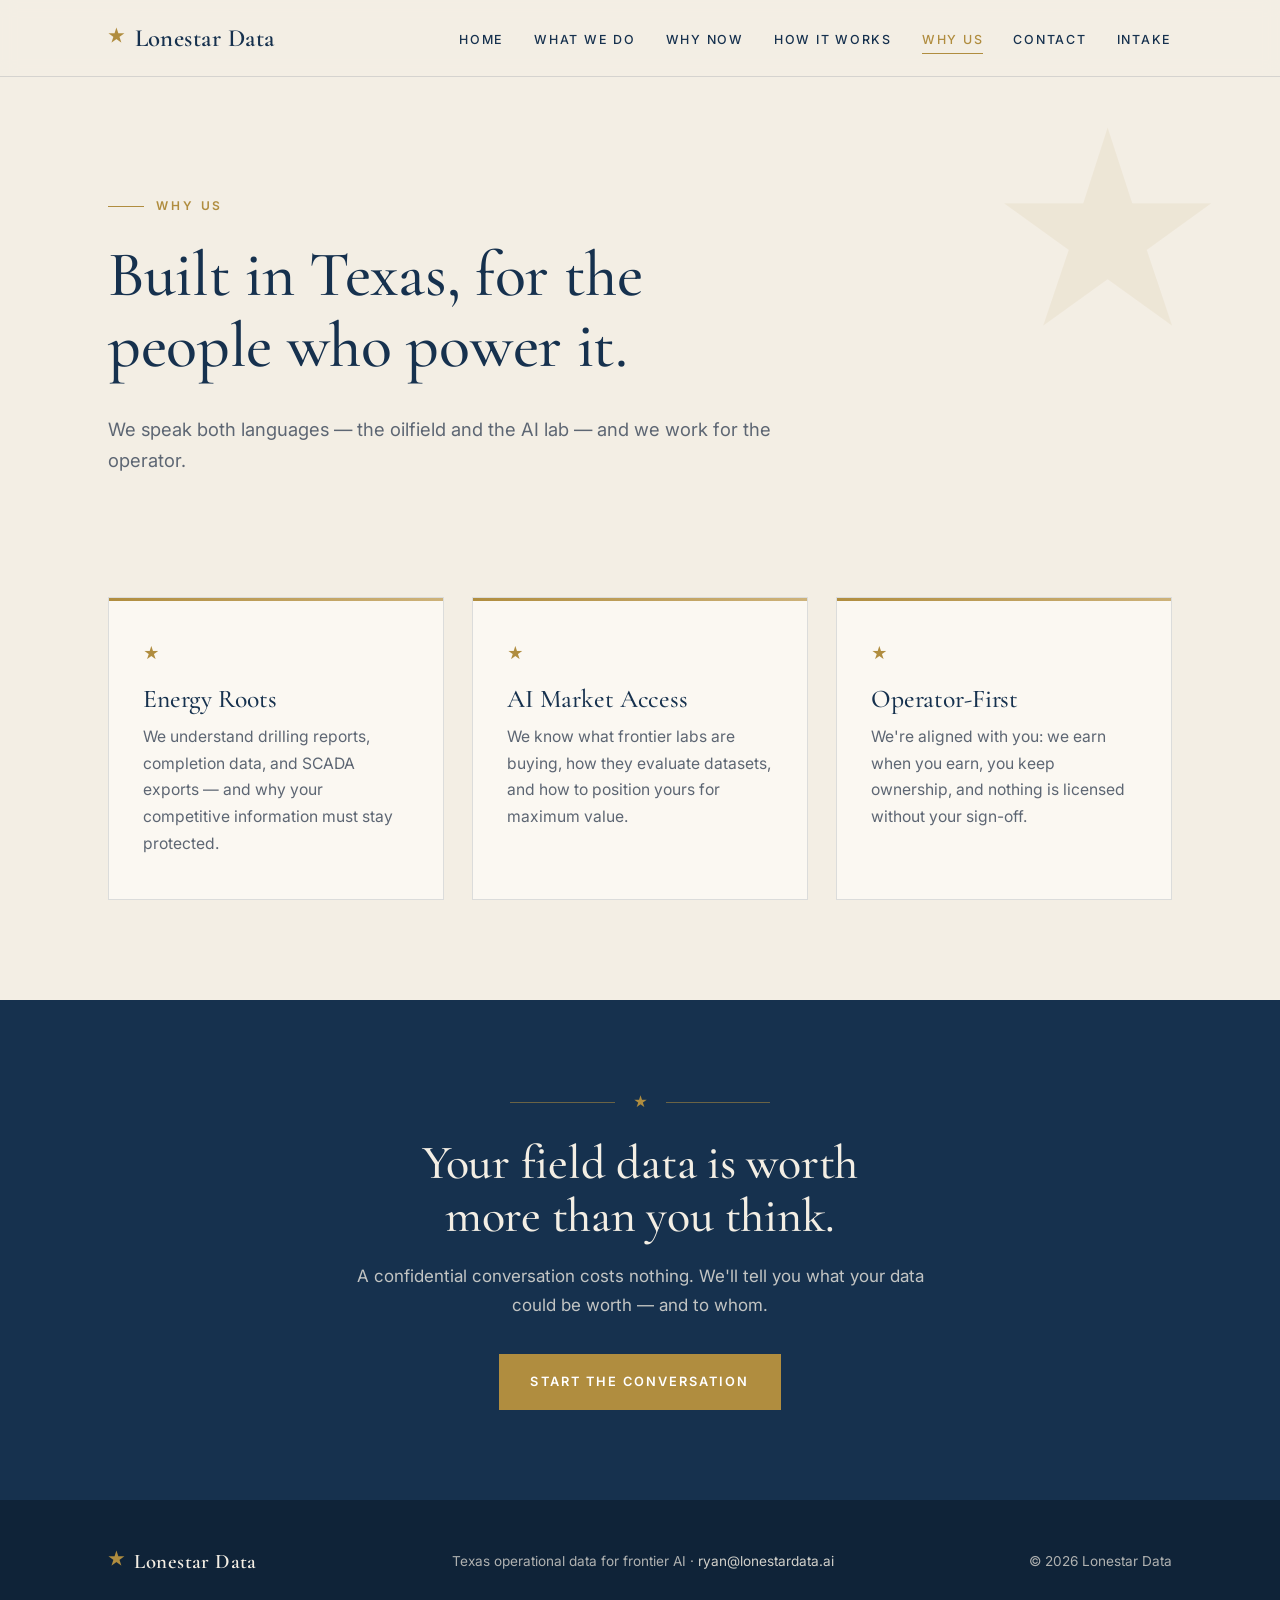
<file: why-us/index.html>
<!DOCTYPE html>
<html lang="en">
<head>
  <meta charset="utf-8">
  <meta name="viewport" content="width=device-width, initial-scale=1">
  <title>Why Us — Lonestar Data</title>
  <meta name="description" content="Texas energy roots, AI market fluency, and an operator-first model.">
  <link rel="icon" href="data:image/svg+xml,<svg xmlns='http://www.w3.org/2000/svg' viewBox='0 0 100 100'><text y='.9em' font-size='90' fill='%23b08d3f'>★</text></svg>">
  <link rel="preconnect" href="https://fonts.googleapis.com">
  <link rel="preconnect" href="https://fonts.gstatic.com" crossorigin>
  <link href="https://fonts.googleapis.com/css2?family=Cormorant+Garamond:ital,wght@0,400;0,500;0,600;1,500&family=Inter:wght@400;500;600&display=swap" rel="stylesheet">
  <link rel="stylesheet" href="/styles.css">
</head>
<body>
  <header class="site-header">
    <nav class="container nav" aria-label="Main">
      <a class="brand" href="/"><span class="star" aria-hidden="true">★</span> Lonestar Data</a>
      <button class="nav-toggle" aria-label="Toggle menu" aria-expanded="false" onclick="var l=document.querySelector('.nav-links');l.classList.toggle('open');this.setAttribute('aria-expanded',l.classList.contains('open'))">☰</button>
      <ul class="nav-links">
        <li><a href="/">Home</a></li>
        <li><a href="/what-we-do/">What We Do</a></li>
        <li><a href="/why-now/">Why Now</a></li>
        <li><a href="/how-it-works/">How It Works</a></li>
        <li><a href="/why-us/" aria-current="page">Why Us</a></li>
        <li><a href="/contact/">Contact</a></li>
        <li><a href="/intake/">Intake</a></li>
      </ul>
    </nav>
  </header>

  <main>
    <section class="page-hero">
      <div class="container">
        <div class="eyebrow">Why Us</div>
        <h1>Built in Texas, for the people who power it.</h1>
        <p class="lede">We speak both languages — the oilfield and the AI lab — and we work for the operator.</p>
      </div>
    </section>

    <section class="section-tight">
      <div class="container">
        <div class="grid-3">
          <div class="card"><span class="card-star">★</span><h3>Energy Roots</h3><p>We understand drilling reports, completion data, and SCADA exports — and why your competitive information must stay protected.</p></div>
          <div class="card"><span class="card-star">★</span><h3>AI Market Access</h3><p>We know what frontier labs are buying, how they evaluate datasets, and how to position yours for maximum value.</p></div>
          <div class="card"><span class="card-star">★</span><h3>Operator-First</h3><p>We're aligned with you: we earn when you earn, you keep ownership, and nothing is licensed without your sign-off.</p></div>
        </div>
      </div>
    </section>

    <section class="cta-band">
      <div class="container">
        <div class="star-rule">★</div>
        <h2>Your field data is worth more than you think.</h2>
        <p>A confidential conversation costs nothing. We'll tell you what your data could be worth — and to whom.</p>
        <a class="btn btn-primary" href="/intake/">Start the Conversation</a>
      </div>
    </section>
  </main>

  <footer class="site-footer">
    <div class="container footer-inner">
      <a class="brand" href="/"><span class="star" aria-hidden="true">★</span> Lonestar Data</a>
      <span>Texas operational data for frontier AI &middot; <a href="mailto:ryan@lonestardata.ai">ryan@lonestardata.ai</a></span>
      <span>&copy; 2026 Lonestar Data</span>
    </div>
  </footer>
</body>
</html>
</file>
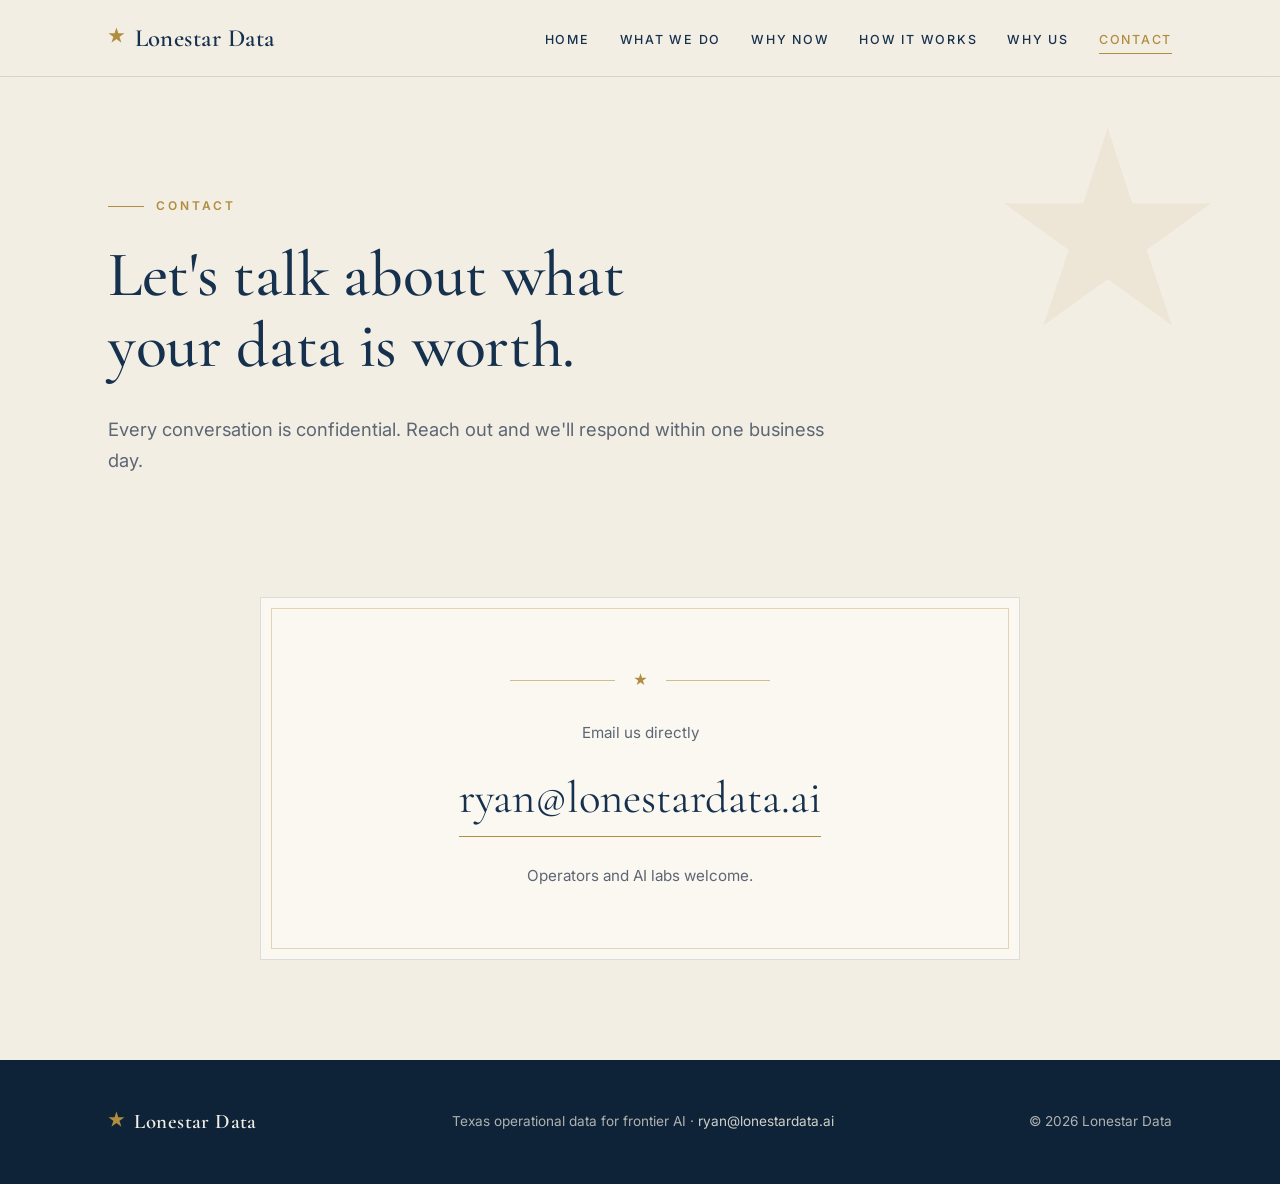
<file: contact.html>
<!DOCTYPE html>
<html lang="en">
<head>
  <meta charset="utf-8">
  <meta name="viewport" content="width=device-width, initial-scale=1">
  <title>Contact — Lonestar Data</title>
  <meta name="description" content="Start a confidential conversation with Lonestar Data.">
  <link rel="icon" href="data:image/svg+xml,<svg xmlns='http://www.w3.org/2000/svg' viewBox='0 0 100 100'><text y='.9em' font-size='90' fill='%23b08d3f'>★</text></svg>">
  <link rel="preconnect" href="https://fonts.googleapis.com">
  <link rel="preconnect" href="https://fonts.gstatic.com" crossorigin>
  <link href="https://fonts.googleapis.com/css2?family=Cormorant+Garamond:ital,wght@0,400;0,500;0,600;1,500&family=Inter:wght@400;500;600&display=swap" rel="stylesheet">
  <link rel="stylesheet" href="styles.css">
</head>
<body>
  <header class="site-header">
    <nav class="container nav" aria-label="Main">
      <a class="brand" href="index.html"><span class="star" aria-hidden="true">★</span> Lonestar Data</a>
      <button class="nav-toggle" aria-label="Toggle menu" aria-expanded="false" onclick="var l=document.querySelector('.nav-links');l.classList.toggle('open');this.setAttribute('aria-expanded',l.classList.contains('open'))">☰</button>
      <ul class="nav-links">
        <li><a href="index.html">Home</a></li>
        <li><a href="what-we-do.html">What We Do</a></li>
        <li><a href="why-now.html">Why Now</a></li>
        <li><a href="how-it-works.html">How It Works</a></li>
        <li><a href="why-us.html">Why Us</a></li>
        <li><a href="contact.html" aria-current="page">Contact</a></li>
      </ul>
    </nav>
  </header>

  <main>
    <section class="page-hero">
      <div class="container">
        <div class="eyebrow">Contact</div>
        <h1>Let's talk about what your data is worth.</h1>
        <p class="lede">Every conversation is confidential. Reach out and we'll respond within one business day.</p>
      </div>
    </section>

    <section class="section-tight">
      <div class="container">
        <div class="contact-panel">
          <div class="star-rule">★</div>
          <p style="margin-top:28px;" class="small">Email us directly</p>
          <a class="contact-email" href="mailto:ryan@lonestardata.ai">ryan@lonestardata.ai</a>
          <p class="small">Operators and AI labs welcome.</p>
        </div>
      </div>
    </section>
  </main>

  <footer class="site-footer">
    <div class="container footer-inner">
      <a class="brand" href="index.html"><span class="star" aria-hidden="true">★</span> Lonestar Data</a>
      <span>Texas operational data for frontier AI &middot; <a href="mailto:ryan@lonestardata.ai">ryan@lonestardata.ai</a></span>
      <span>&copy; 2026 Lonestar Data</span>
    </div>
  </footer>
</body>
</html>
</file>
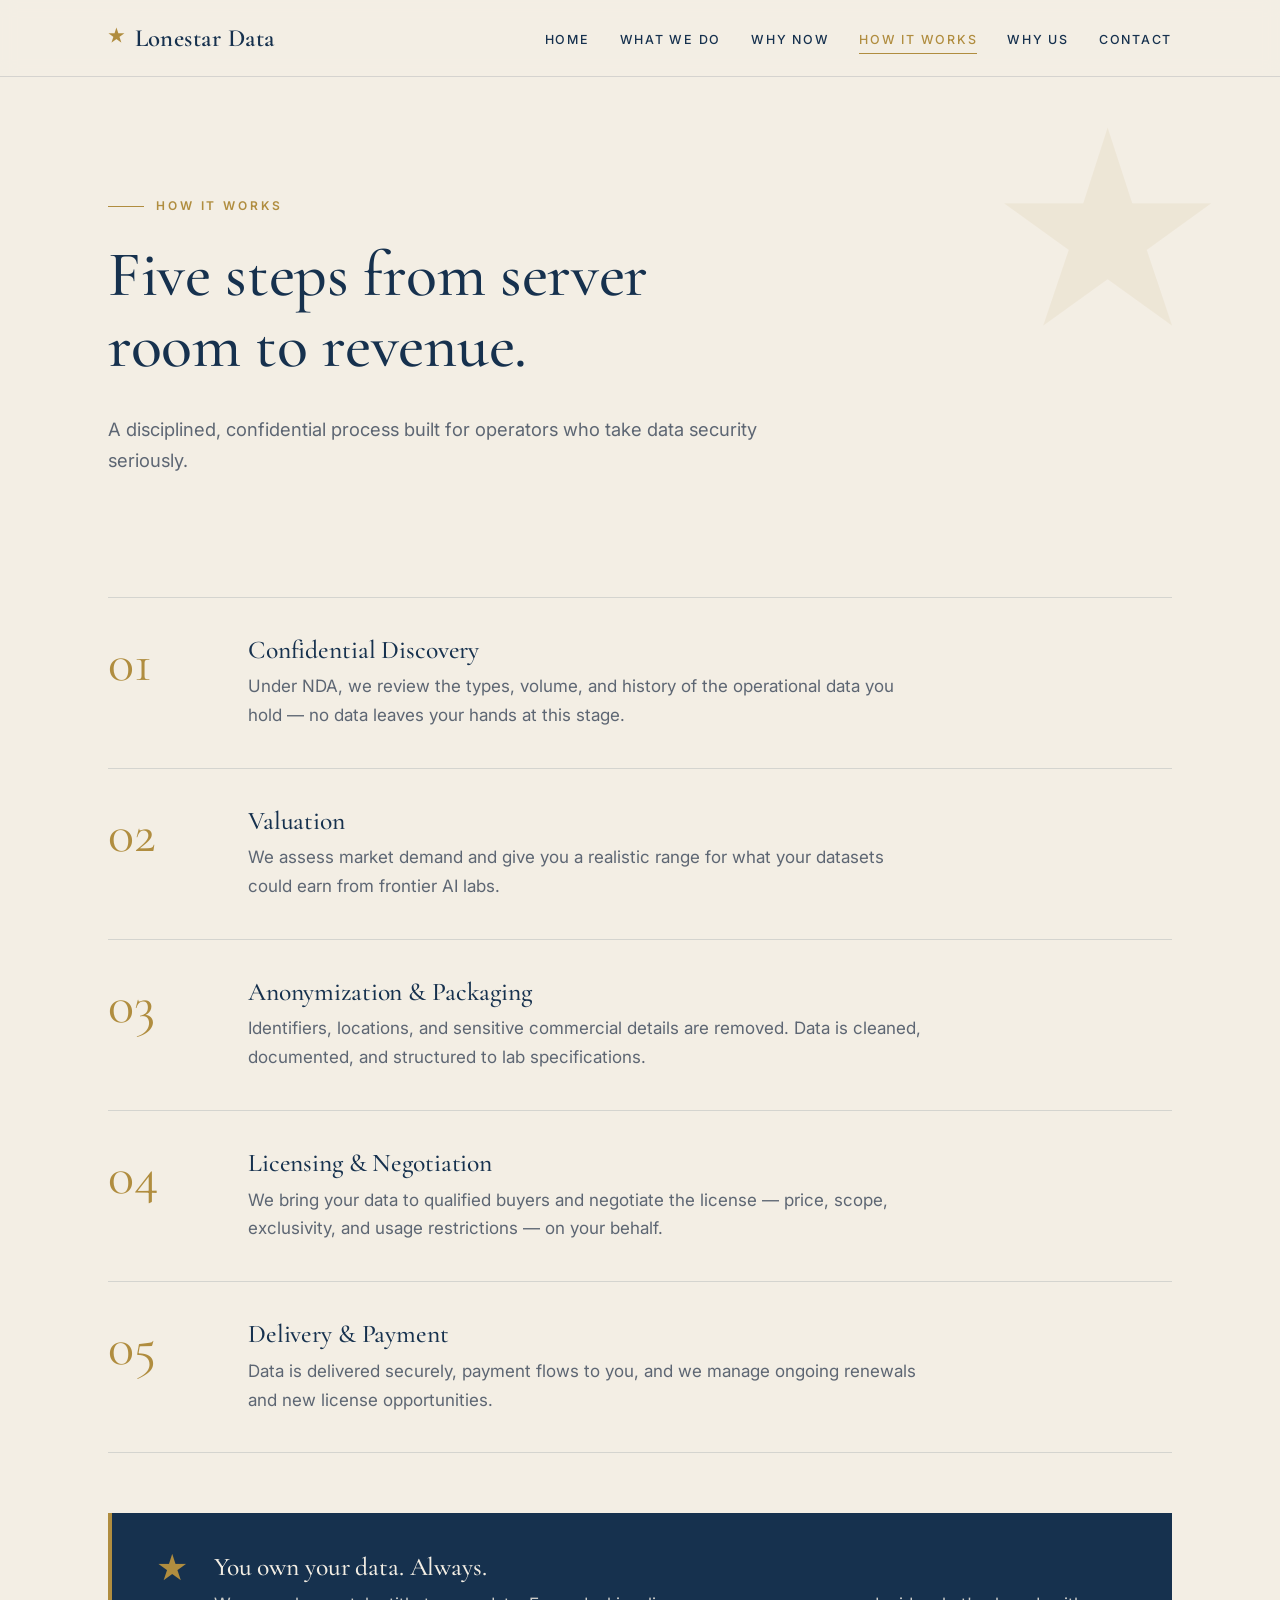
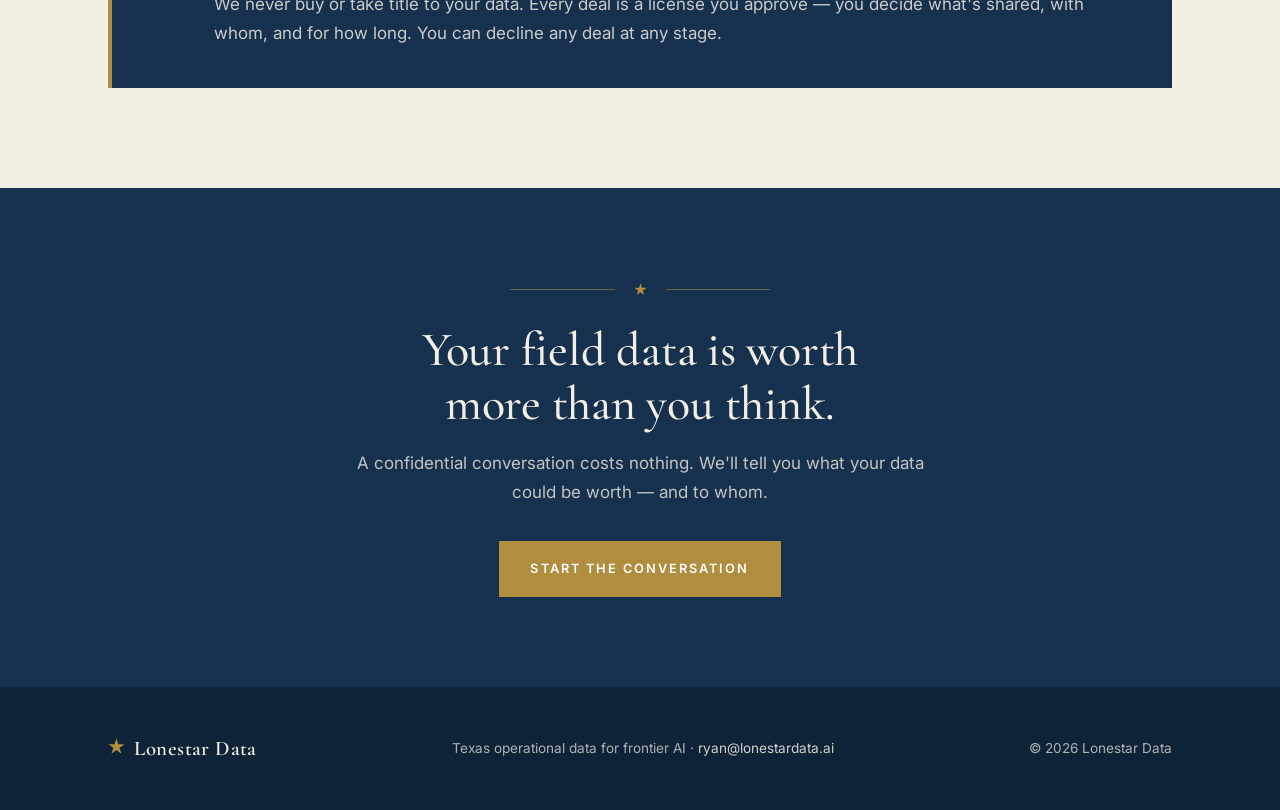
<file: how-it-works.html>
<!DOCTYPE html>
<html lang="en">
<head>
  <meta charset="utf-8">
  <meta name="viewport" content="width=device-width, initial-scale=1">
  <title>How It Works — Lonestar Data</title>
  <meta name="description" content="Five steps from data inventory to licensing revenue, with you retaining ownership throughout.">
  <link rel="icon" href="data:image/svg+xml,<svg xmlns='http://www.w3.org/2000/svg' viewBox='0 0 100 100'><text y='.9em' font-size='90' fill='%23b08d3f'>★</text></svg>">
  <link rel="preconnect" href="https://fonts.googleapis.com">
  <link rel="preconnect" href="https://fonts.gstatic.com" crossorigin>
  <link href="https://fonts.googleapis.com/css2?family=Cormorant+Garamond:ital,wght@0,400;0,500;0,600;1,500&family=Inter:wght@400;500;600&display=swap" rel="stylesheet">
  <link rel="stylesheet" href="styles.css">
</head>
<body>
  <header class="site-header">
    <nav class="container nav" aria-label="Main">
      <a class="brand" href="index.html"><span class="star" aria-hidden="true">★</span> Lonestar Data</a>
      <button class="nav-toggle" aria-label="Toggle menu" aria-expanded="false" onclick="var l=document.querySelector('.nav-links');l.classList.toggle('open');this.setAttribute('aria-expanded',l.classList.contains('open'))">☰</button>
      <ul class="nav-links">
        <li><a href="index.html">Home</a></li>
        <li><a href="what-we-do.html">What We Do</a></li>
        <li><a href="why-now.html">Why Now</a></li>
        <li><a href="how-it-works.html" aria-current="page">How It Works</a></li>
        <li><a href="why-us.html">Why Us</a></li>
        <li><a href="contact.html">Contact</a></li>
      </ul>
    </nav>
  </header>

  <main>
    <section class="page-hero">
      <div class="container">
        <div class="eyebrow">How It Works</div>
        <h1>Five steps from server room to revenue.</h1>
        <p class="lede">A disciplined, confidential process built for operators who take data security seriously.</p>
      </div>
    </section>

    <section class="section-tight">
      <div class="container">
        <ol class="steps">
          <li><div><h3>Confidential Discovery</h3><p>Under NDA, we review the types, volume, and history of the operational data you hold — no data leaves your hands at this stage.</p></div></li>
          <li><div><h3>Valuation</h3><p>We assess market demand and give you a realistic range for what your datasets could earn from frontier AI labs.</p></div></li>
          <li><div><h3>Anonymization &amp; Packaging</h3><p>Identifiers, locations, and sensitive commercial details are removed. Data is cleaned, documented, and structured to lab specifications.</p></div></li>
          <li><div><h3>Licensing &amp; Negotiation</h3><p>We bring your data to qualified buyers and negotiate the license — price, scope, exclusivity, and usage restrictions — on your behalf.</p></div></li>
          <li><div><h3>Delivery &amp; Payment</h3><p>Data is delivered securely, payment flows to you, and we manage ongoing renewals and new license opportunities.</p></div></li>
        </ol>

        <div class="note">
          <span class="note-star" aria-hidden="true">★</span>
          <div>
            <h3>You own your data. Always.</h3>
            <p>We never buy or take title to your data. Every deal is a license you approve — you decide what's shared, with whom, and for how long. You can decline any deal at any stage.</p>
          </div>
        </div>
      </div>
    </section>

    <section class="cta-band">
      <div class="container">
        <div class="star-rule">★</div>
        <h2>Your field data is worth more than you think.</h2>
        <p>A confidential conversation costs nothing. We'll tell you what your data could be worth — and to whom.</p>
        <a class="btn btn-primary" href="contact.html">Start the Conversation</a>
      </div>
    </section>
  </main>

  <footer class="site-footer">
    <div class="container footer-inner">
      <a class="brand" href="index.html"><span class="star" aria-hidden="true">★</span> Lonestar Data</a>
      <span>Texas operational data for frontier AI &middot; <a href="mailto:ryan@lonestardata.ai">ryan@lonestardata.ai</a></span>
      <span>&copy; 2026 Lonestar Data</span>
    </div>
  </footer>
</body>
</html>
</file>
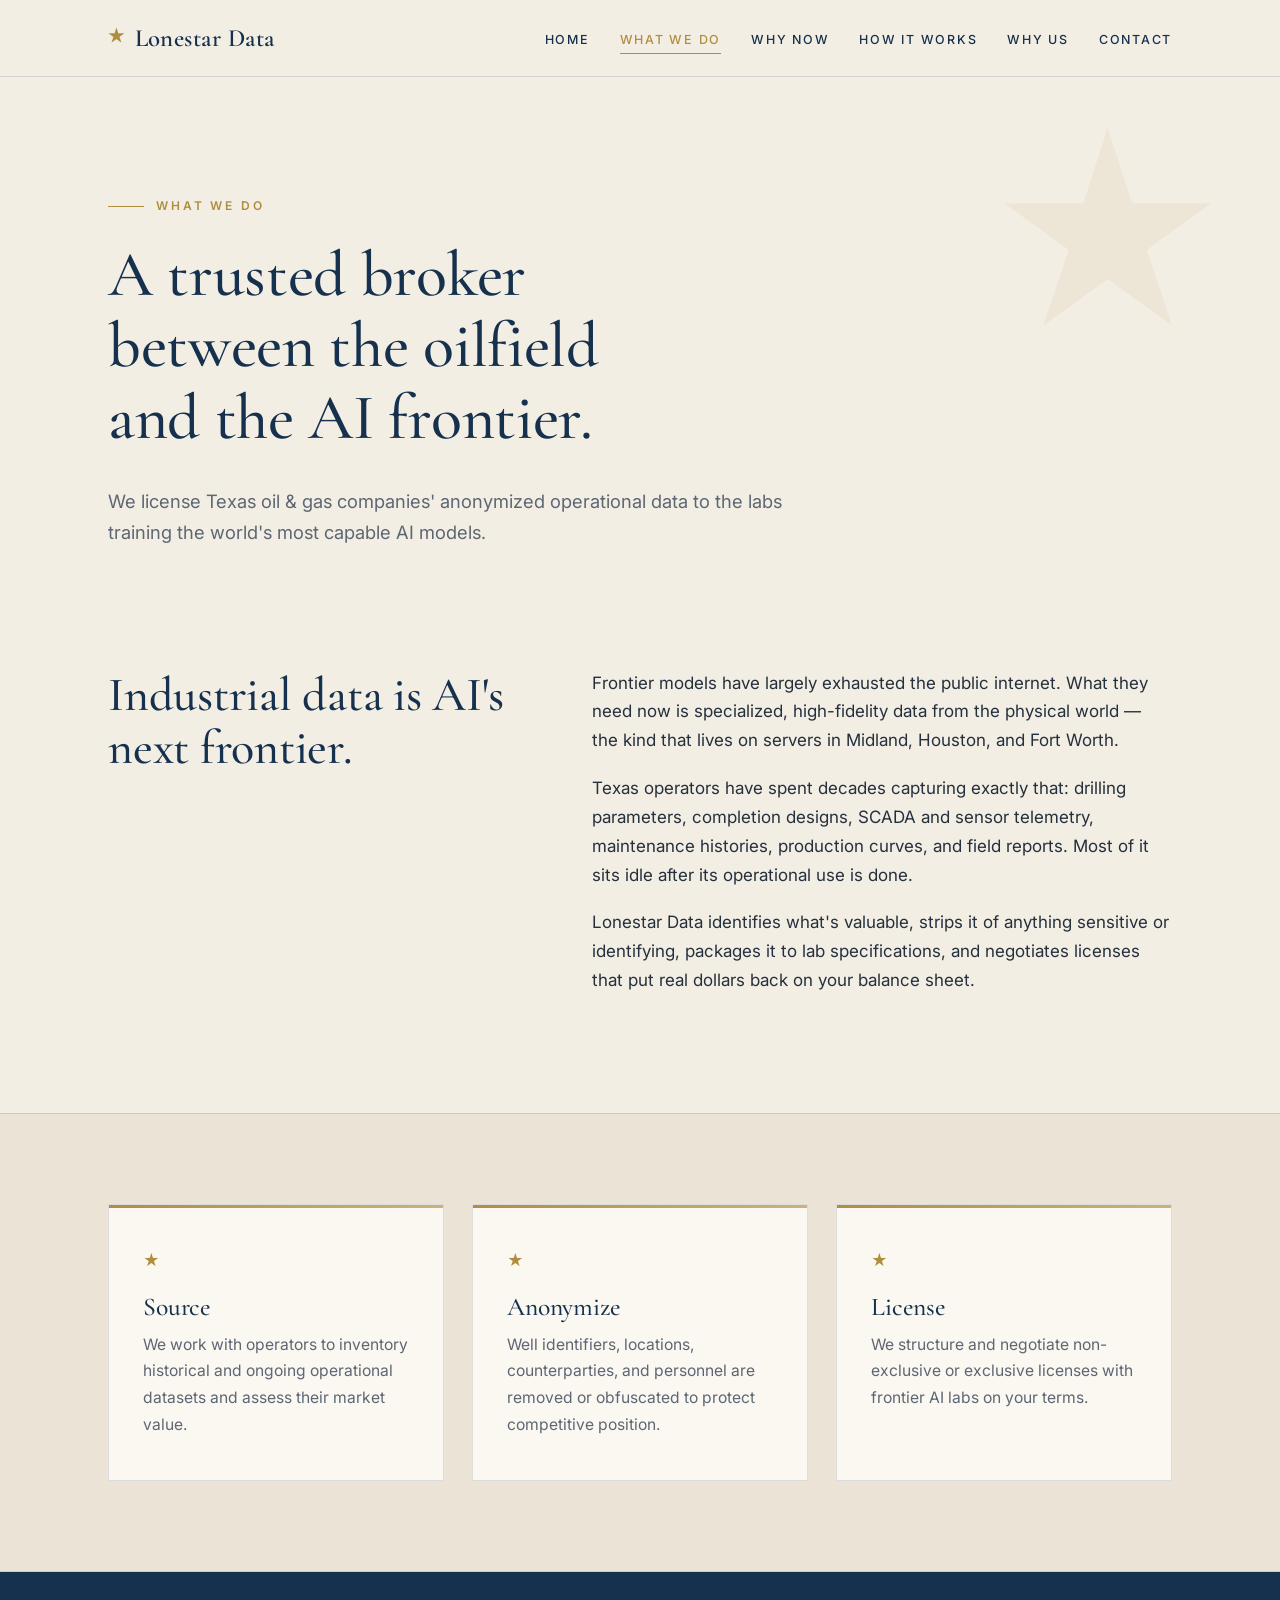
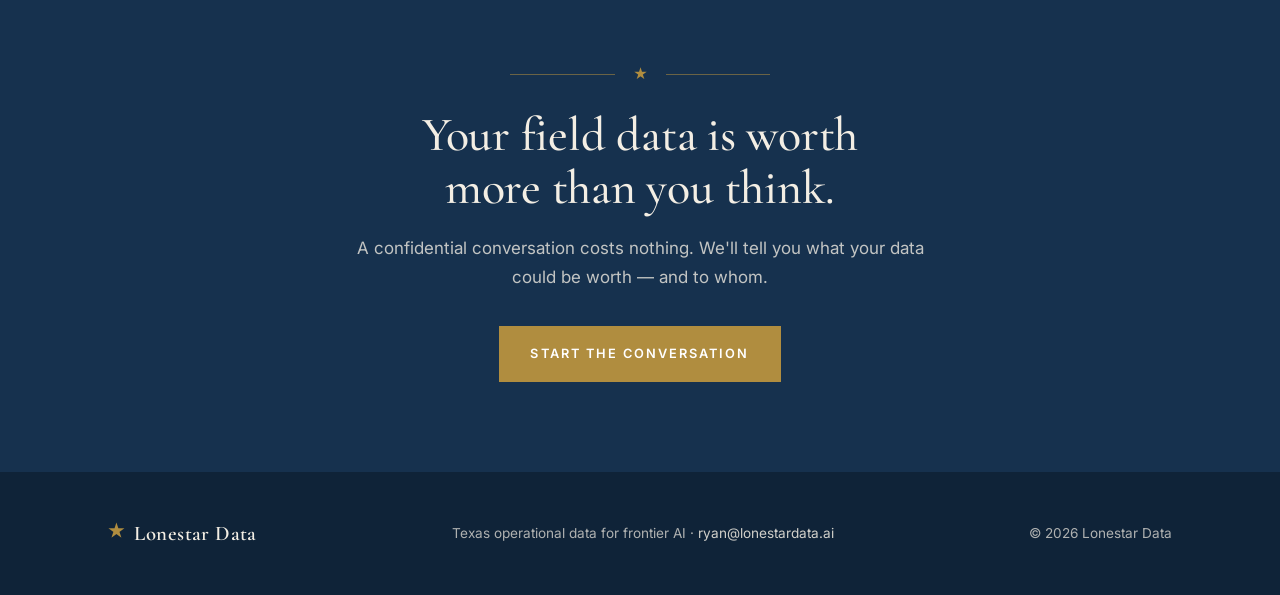
<file: what-we-do.html>
<!DOCTYPE html>
<html lang="en">
<head>
  <meta charset="utf-8">
  <meta name="viewport" content="width=device-width, initial-scale=1">
  <title>What We Do — Lonestar Data</title>
  <meta name="description" content="We broker licenses for anonymized oil & gas operational data between Texas operators and frontier AI labs.">
  <link rel="icon" href="data:image/svg+xml,<svg xmlns='http://www.w3.org/2000/svg' viewBox='0 0 100 100'><text y='.9em' font-size='90' fill='%23b08d3f'>★</text></svg>">
  <link rel="preconnect" href="https://fonts.googleapis.com">
  <link rel="preconnect" href="https://fonts.gstatic.com" crossorigin>
  <link href="https://fonts.googleapis.com/css2?family=Cormorant+Garamond:ital,wght@0,400;0,500;0,600;1,500&family=Inter:wght@400;500;600&display=swap" rel="stylesheet">
  <link rel="stylesheet" href="styles.css">
</head>
<body>
  <header class="site-header">
    <nav class="container nav" aria-label="Main">
      <a class="brand" href="index.html"><span class="star" aria-hidden="true">★</span> Lonestar Data</a>
      <button class="nav-toggle" aria-label="Toggle menu" aria-expanded="false" onclick="var l=document.querySelector('.nav-links');l.classList.toggle('open');this.setAttribute('aria-expanded',l.classList.contains('open'))">☰</button>
      <ul class="nav-links">
        <li><a href="index.html">Home</a></li>
        <li><a href="what-we-do.html" aria-current="page">What We Do</a></li>
        <li><a href="why-now.html">Why Now</a></li>
        <li><a href="how-it-works.html">How It Works</a></li>
        <li><a href="why-us.html">Why Us</a></li>
        <li><a href="contact.html">Contact</a></li>
      </ul>
    </nav>
  </header>

  <main>
    <section class="page-hero">
      <div class="container">
        <div class="eyebrow">What We Do</div>
        <h1>A trusted broker between the oilfield and the AI frontier.</h1>
        <p class="lede">We license Texas oil &amp; gas companies' anonymized operational data to the labs training the world's most capable AI models.</p>
      </div>
    </section>

    <section class="section-tight">
      <div class="container split">
        <h2>Industrial data is AI's next frontier.</h2>
        <div class="prose">
          <p>Frontier models have largely exhausted the public internet. What they need now is specialized, high-fidelity data from the physical world — the kind that lives on servers in Midland, Houston, and Fort Worth.</p>
          <p>Texas operators have spent decades capturing exactly that: drilling parameters, completion designs, SCADA and sensor telemetry, maintenance histories, production curves, and field reports. Most of it sits idle after its operational use is done.</p>
          <p>Lonestar Data identifies what's valuable, strips it of anything sensitive or identifying, packages it to lab specifications, and negotiates licenses that put real dollars back on your balance sheet.</p>
        </div>
      </div>
    </section>

    <section class="section section-alt">
      <div class="container">
        <div class="grid-3">
          <div class="card"><span class="card-star">★</span><h3>Source</h3><p>We work with operators to inventory historical and ongoing operational datasets and assess their market value.</p></div>
          <div class="card"><span class="card-star">★</span><h3>Anonymize</h3><p>Well identifiers, locations, counterparties, and personnel are removed or obfuscated to protect competitive position.</p></div>
          <div class="card"><span class="card-star">★</span><h3>License</h3><p>We structure and negotiate non-exclusive or exclusive licenses with frontier AI labs on your terms.</p></div>
        </div>
      </div>
    </section>

    <section class="cta-band">
      <div class="container">
        <div class="star-rule">★</div>
        <h2>Your field data is worth more than you think.</h2>
        <p>A confidential conversation costs nothing. We'll tell you what your data could be worth — and to whom.</p>
        <a class="btn btn-primary" href="contact.html">Start the Conversation</a>
      </div>
    </section>
  </main>

  <footer class="site-footer">
    <div class="container footer-inner">
      <a class="brand" href="index.html"><span class="star" aria-hidden="true">★</span> Lonestar Data</a>
      <span>Texas operational data for frontier AI &middot; <a href="mailto:ryan@lonestardata.ai">ryan@lonestardata.ai</a></span>
      <span>&copy; 2026 Lonestar Data</span>
    </div>
  </footer>
</body>
</html>
</file>
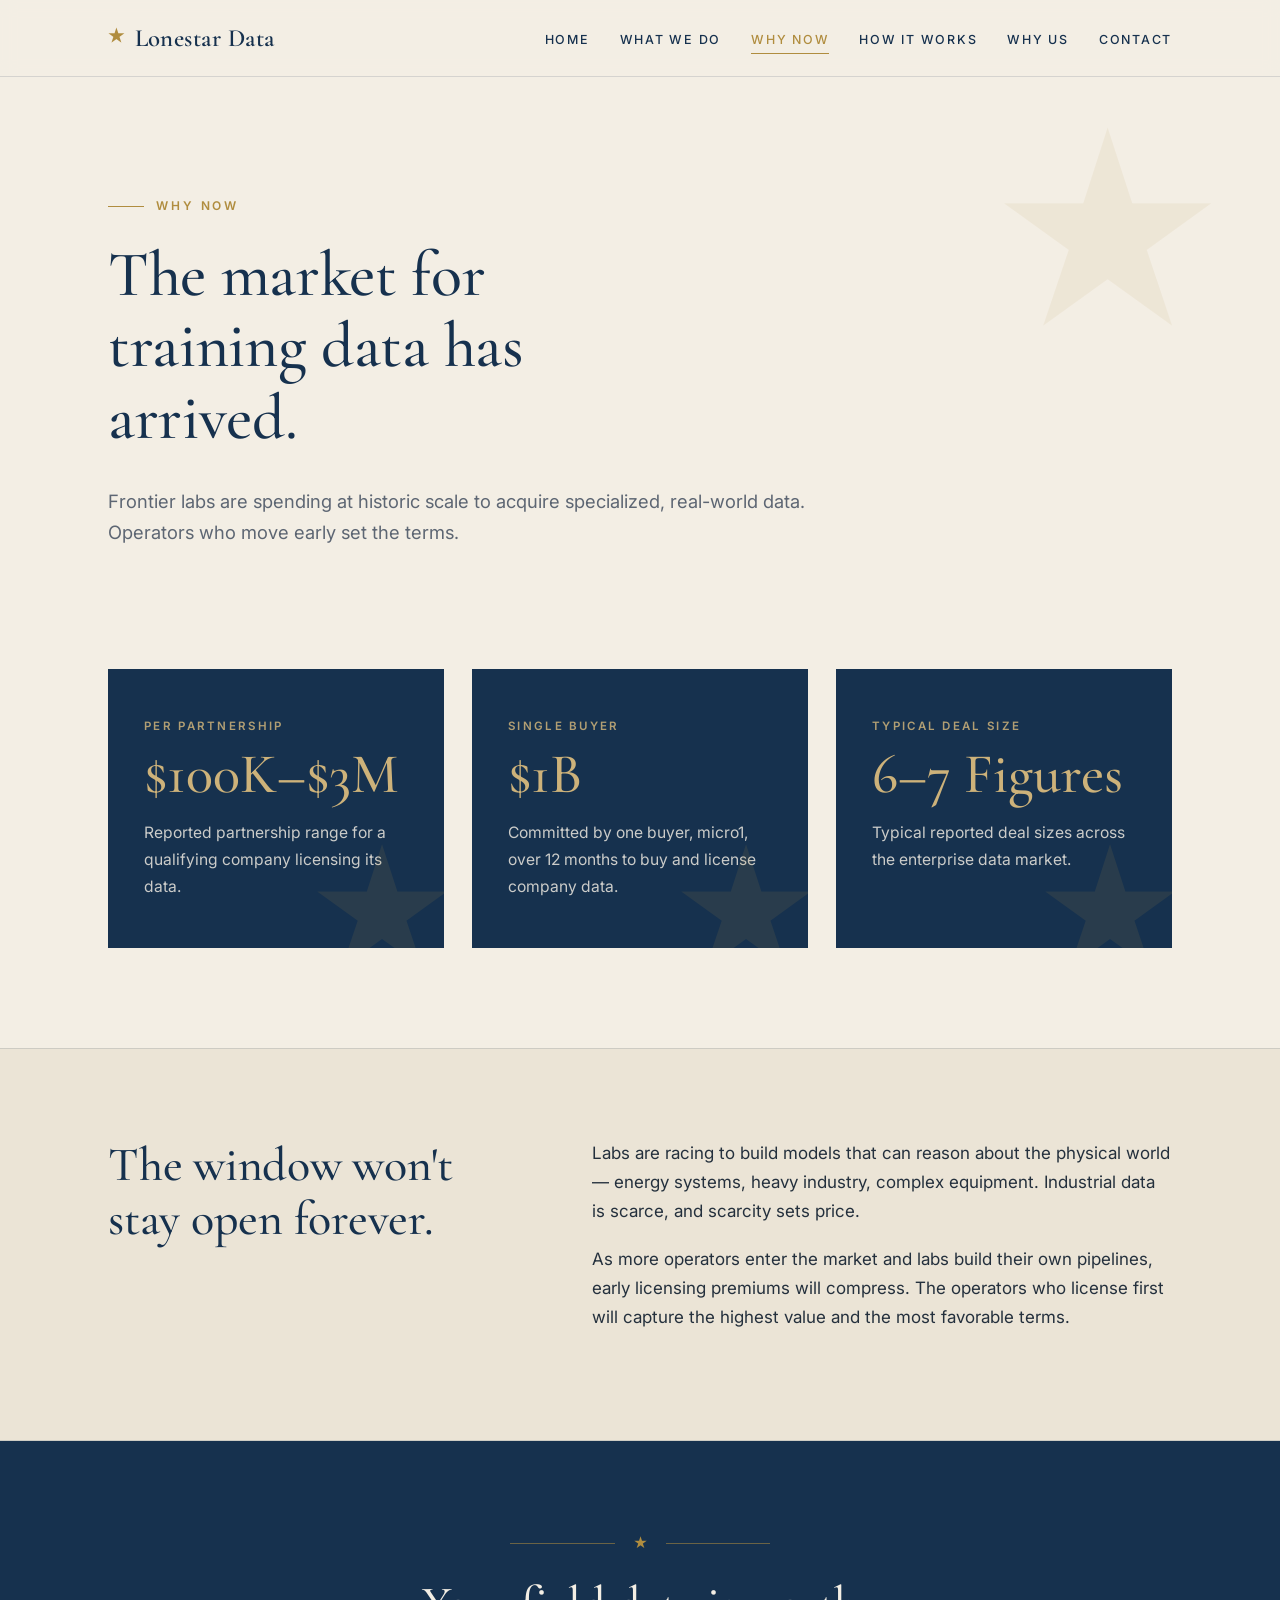
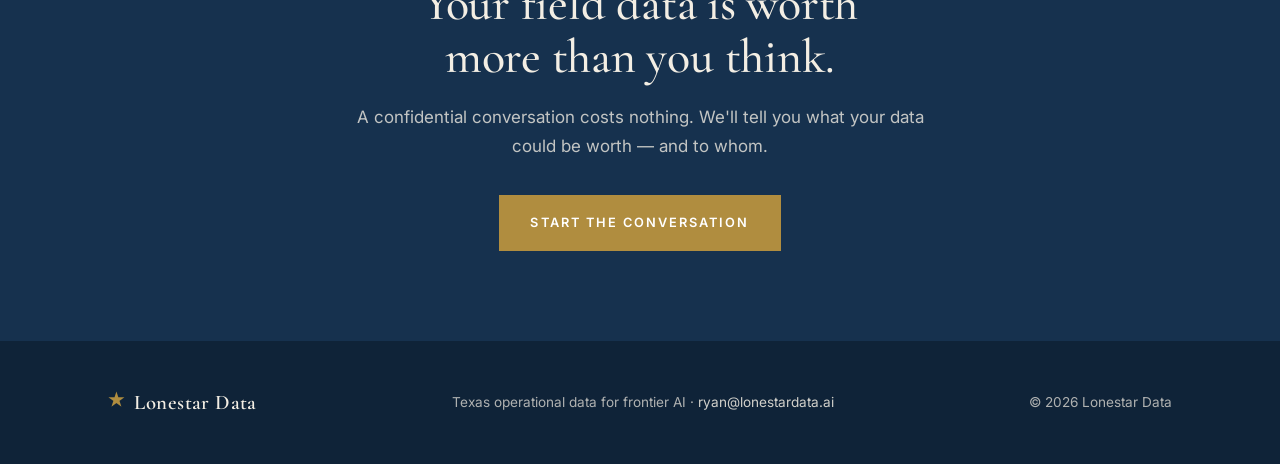
<file: why-now.html>
<!DOCTYPE html>
<html lang="en">
<head>
  <meta charset="utf-8">
  <meta name="viewport" content="width=device-width, initial-scale=1">
  <title>Why Now — Lonestar Data</title>
  <meta name="description" content="AI labs are paying unprecedented sums for specialized training data. The window for Texas operators is open now.">
  <link rel="icon" href="data:image/svg+xml,<svg xmlns='http://www.w3.org/2000/svg' viewBox='0 0 100 100'><text y='.9em' font-size='90' fill='%23b08d3f'>★</text></svg>">
  <link rel="preconnect" href="https://fonts.googleapis.com">
  <link rel="preconnect" href="https://fonts.gstatic.com" crossorigin>
  <link href="https://fonts.googleapis.com/css2?family=Cormorant+Garamond:ital,wght@0,400;0,500;0,600;1,500&family=Inter:wght@400;500;600&display=swap" rel="stylesheet">
  <link rel="stylesheet" href="styles.css">
</head>
<body>
  <header class="site-header">
    <nav class="container nav" aria-label="Main">
      <a class="brand" href="index.html"><span class="star" aria-hidden="true">★</span> Lonestar Data</a>
      <button class="nav-toggle" aria-label="Toggle menu" aria-expanded="false" onclick="var l=document.querySelector('.nav-links');l.classList.toggle('open');this.setAttribute('aria-expanded',l.classList.contains('open'))">☰</button>
      <ul class="nav-links">
        <li><a href="index.html">Home</a></li>
        <li><a href="what-we-do.html">What We Do</a></li>
        <li><a href="why-now.html" aria-current="page">Why Now</a></li>
        <li><a href="how-it-works.html">How It Works</a></li>
        <li><a href="why-us.html">Why Us</a></li>
        <li><a href="contact.html">Contact</a></li>
      </ul>
    </nav>
  </header>

  <main>
    <section class="page-hero">
      <div class="container">
        <div class="eyebrow">Why Now</div>
        <h1>The market for training data has arrived.</h1>
        <p class="lede">Frontier labs are spending at historic scale to acquire specialized, real-world data. Operators who move early set the terms.</p>
      </div>
    </section>

    <section class="section-tight">
      <div class="container">
        <div class="grid-3">
          <div class="stat-card">
            <div class="stat-label">Per partnership</div>
            <div class="stat-figure">$100K–$3M</div>
            <p>Reported partnership range for a qualifying company licensing its data.</p>
          </div>
          <div class="stat-card">
            <div class="stat-label">Single buyer</div>
            <div class="stat-figure">$1B</div>
            <p>Committed by one buyer, micro1, over 12 months to buy and license company data.</p>
          </div>
          <div class="stat-card">
            <div class="stat-label">Typical deal size</div>
            <div class="stat-figure">6–7 Figures</div>
            <p>Typical reported deal sizes across the enterprise data market.</p>
          </div>
        </div>
      </div>
    </section>

    <section class="section section-alt">
      <div class="container split">
        <h2>The window won't stay open forever.</h2>
        <div class="prose">
          <p>Labs are racing to build models that can reason about the physical world — energy systems, heavy industry, complex equipment. Industrial data is scarce, and scarcity sets price.</p>
          <p>As more operators enter the market and labs build their own pipelines, early licensing premiums will compress. The operators who license first will capture the highest value and the most favorable terms.</p>
        </div>
      </div>
    </section>

    <section class="cta-band">
      <div class="container">
        <div class="star-rule">★</div>
        <h2>Your field data is worth more than you think.</h2>
        <p>A confidential conversation costs nothing. We'll tell you what your data could be worth — and to whom.</p>
        <a class="btn btn-primary" href="contact.html">Start the Conversation</a>
      </div>
    </section>
  </main>

  <footer class="site-footer">
    <div class="container footer-inner">
      <a class="brand" href="index.html"><span class="star" aria-hidden="true">★</span> Lonestar Data</a>
      <span>Texas operational data for frontier AI &middot; <a href="mailto:ryan@lonestardata.ai">ryan@lonestardata.ai</a></span>
      <span>&copy; 2026 Lonestar Data</span>
    </div>
  </footer>
</body>
</html>
</file>
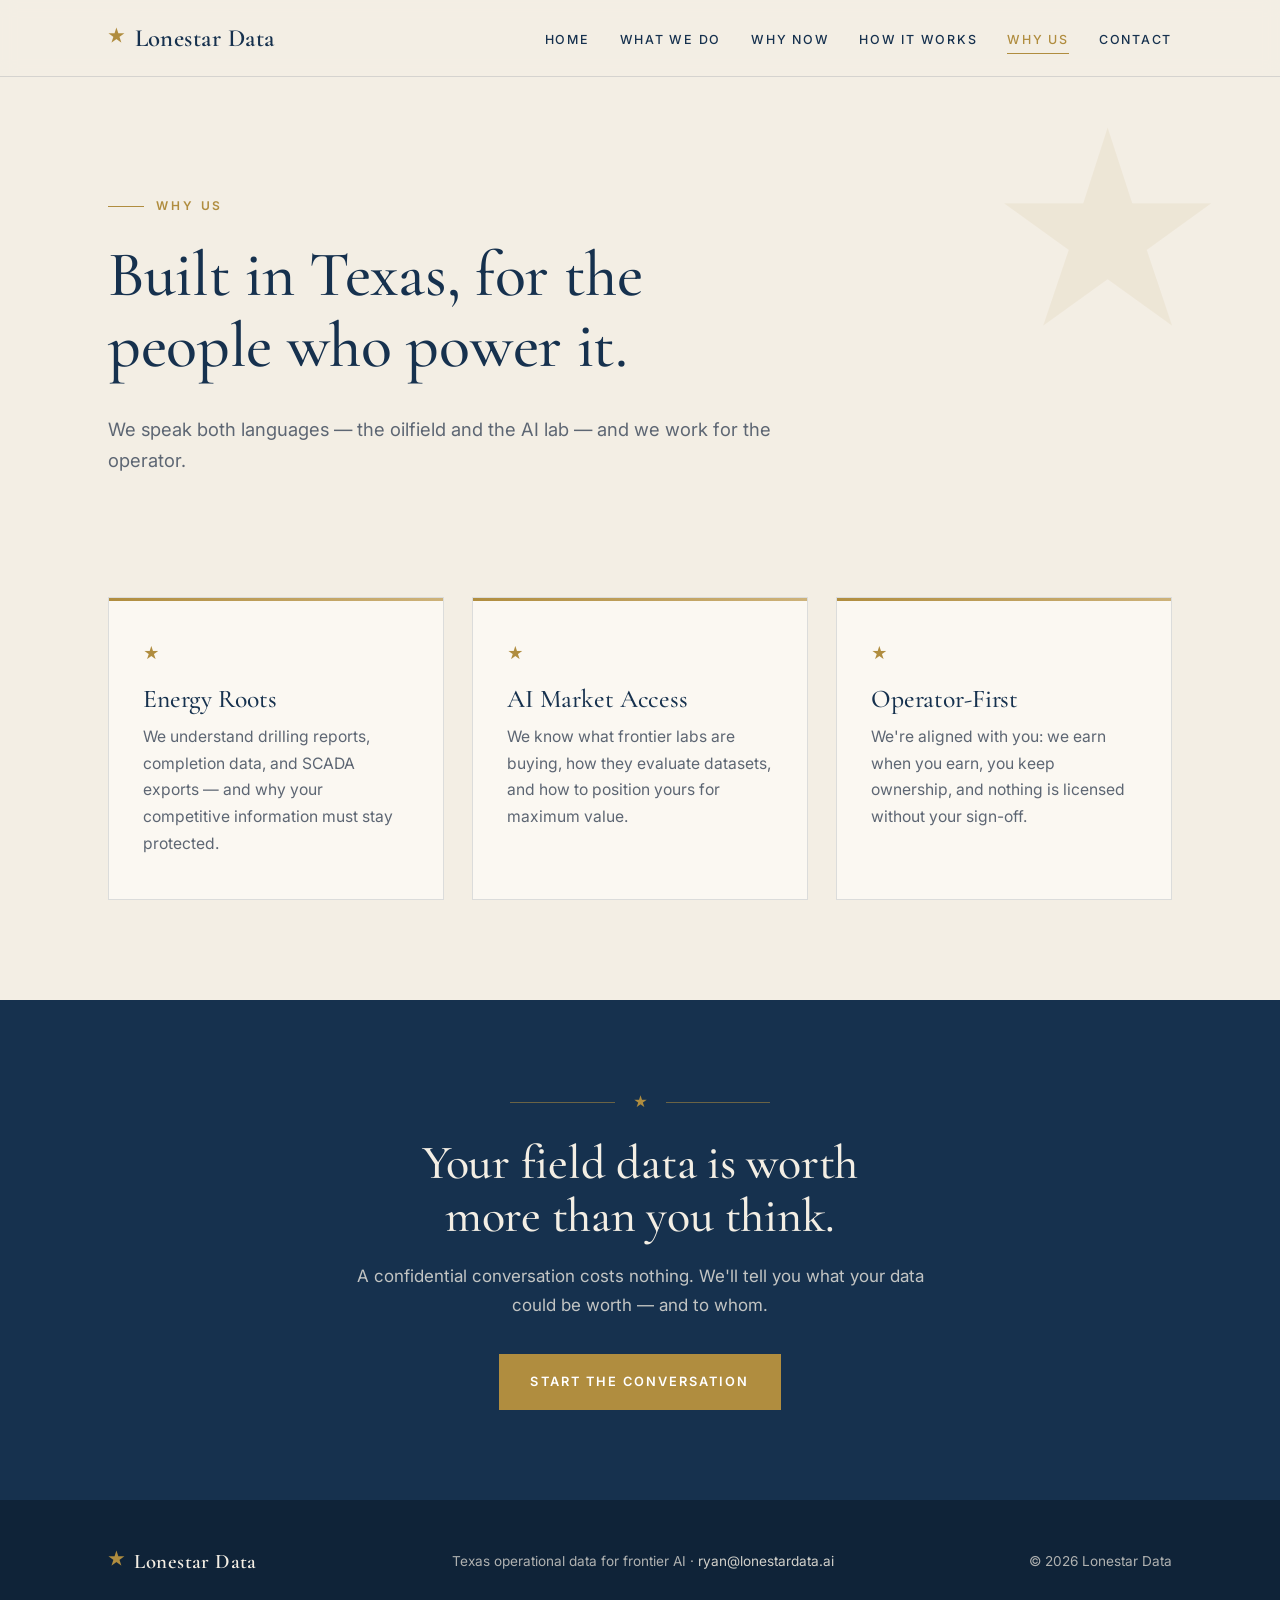
<file: why-us.html>
<!DOCTYPE html>
<html lang="en">
<head>
  <meta charset="utf-8">
  <meta name="viewport" content="width=device-width, initial-scale=1">
  <title>Why Us — Lonestar Data</title>
  <meta name="description" content="Texas energy roots, AI market fluency, and an operator-first model.">
  <link rel="icon" href="data:image/svg+xml,<svg xmlns='http://www.w3.org/2000/svg' viewBox='0 0 100 100'><text y='.9em' font-size='90' fill='%23b08d3f'>★</text></svg>">
  <link rel="preconnect" href="https://fonts.googleapis.com">
  <link rel="preconnect" href="https://fonts.gstatic.com" crossorigin>
  <link href="https://fonts.googleapis.com/css2?family=Cormorant+Garamond:ital,wght@0,400;0,500;0,600;1,500&family=Inter:wght@400;500;600&display=swap" rel="stylesheet">
  <link rel="stylesheet" href="styles.css">
</head>
<body>
  <header class="site-header">
    <nav class="container nav" aria-label="Main">
      <a class="brand" href="index.html"><span class="star" aria-hidden="true">★</span> Lonestar Data</a>
      <button class="nav-toggle" aria-label="Toggle menu" aria-expanded="false" onclick="var l=document.querySelector('.nav-links');l.classList.toggle('open');this.setAttribute('aria-expanded',l.classList.contains('open'))">☰</button>
      <ul class="nav-links">
        <li><a href="index.html">Home</a></li>
        <li><a href="what-we-do.html">What We Do</a></li>
        <li><a href="why-now.html">Why Now</a></li>
        <li><a href="how-it-works.html">How It Works</a></li>
        <li><a href="why-us.html" aria-current="page">Why Us</a></li>
        <li><a href="contact.html">Contact</a></li>
      </ul>
    </nav>
  </header>

  <main>
    <section class="page-hero">
      <div class="container">
        <div class="eyebrow">Why Us</div>
        <h1>Built in Texas, for the people who power it.</h1>
        <p class="lede">We speak both languages — the oilfield and the AI lab — and we work for the operator.</p>
      </div>
    </section>

    <section class="section-tight">
      <div class="container">
        <div class="grid-3">
          <div class="card"><span class="card-star">★</span><h3>Energy Roots</h3><p>We understand drilling reports, completion data, and SCADA exports — and why your competitive information must stay protected.</p></div>
          <div class="card"><span class="card-star">★</span><h3>AI Market Access</h3><p>We know what frontier labs are buying, how they evaluate datasets, and how to position yours for maximum value.</p></div>
          <div class="card"><span class="card-star">★</span><h3>Operator-First</h3><p>We're aligned with you: we earn when you earn, you keep ownership, and nothing is licensed without your sign-off.</p></div>
        </div>
      </div>
    </section>

    <section class="cta-band">
      <div class="container">
        <div class="star-rule">★</div>
        <h2>Your field data is worth more than you think.</h2>
        <p>A confidential conversation costs nothing. We'll tell you what your data could be worth — and to whom.</p>
        <a class="btn btn-primary" href="contact.html">Start the Conversation</a>
      </div>
    </section>
  </main>

  <footer class="site-footer">
    <div class="container footer-inner">
      <a class="brand" href="index.html"><span class="star" aria-hidden="true">★</span> Lonestar Data</a>
      <span>Texas operational data for frontier AI &middot; <a href="mailto:ryan@lonestardata.ai">ryan@lonestardata.ai</a></span>
      <span>&copy; 2026 Lonestar Data</span>
    </div>
  </footer>
</body>
</html>
</file>
<file: styles.css>
/* Lonestar Data — shared styles */
:root {
  --cream: #f3eee4;
  --cream-deep: #ebe4d6;
  --navy: #16314e;
  --navy-deep: #0f2338;
  --gold: #b08d3f;
  --gold-soft: #cdb27a;
  --ink: #24303d;
  --muted: #5d6673;
  --line: rgba(22, 49, 78, 0.14);
  --serif: "Cormorant Garamond", "Times New Roman", serif;
  --sans: "Inter", system-ui, -apple-system, "Segoe UI", sans-serif;
  --max: 1120px;
}

*, *::before, *::after { box-sizing: border-box; }
html { -webkit-text-size-adjust: 100%; }
body {
  margin: 0;
  background: var(--cream);
  color: var(--ink);
  font-family: var(--sans);
  font-size: 17px;
  line-height: 1.7;
  -webkit-font-smoothing: antialiased;
  display: flex;
  flex-direction: column;
  min-height: 100vh;
}
main { flex: 1; }
img { max-width: 100%; }
a { color: var(--navy); }

h1, h2, h3 {
  font-family: var(--serif);
  font-weight: 500;
  color: var(--navy);
  line-height: 1.12;
  margin: 0 0 0.5em;
  letter-spacing: -0.005em;
}
h1 { font-size: clamp(2.8rem, 6vw, 4.75rem); }
h2 { font-size: clamp(2rem, 4vw, 3rem); }
h3 { font-size: 1.6rem; }
p { margin: 0 0 1.1em; }
em.gold { font-style: italic; color: var(--gold); }

.container { width: 100%; max-width: var(--max); margin: 0 auto; padding: 0 28px; }

/* ---------- Header / nav ---------- */
.site-header {
  position: sticky; top: 0; z-index: 10;
  background: rgba(243, 238, 228, 0.92);
  backdrop-filter: blur(8px);
  -webkit-backdrop-filter: blur(8px);
  border-bottom: 1px solid var(--line);
}
.nav {
  display: flex; align-items: center; justify-content: space-between;
  height: 76px; gap: 24px;
}
.brand {
  display: flex; align-items: center; gap: 10px;
  text-decoration: none; color: var(--navy);
  font-family: var(--serif); font-size: 1.55rem; font-weight: 600;
  letter-spacing: 0.02em; white-space: nowrap;
}
.brand .star { color: var(--gold); font-size: 1.1rem; transform: translateY(-1px); }
.nav-links { display: flex; gap: 30px; list-style: none; margin: 0; padding: 0; }
.nav-links a {
  white-space: nowrap; text-decoration: none; color: var(--navy);
  font-size: 0.78rem; font-weight: 500; letter-spacing: 0.14em; text-transform: uppercase;
  padding: 6px 0; border-bottom: 1px solid transparent;
  transition: color .2s, border-color .2s;
}
.nav-links a:hover { color: var(--gold); }
.nav-links a[aria-current="page"] { color: var(--gold); border-bottom-color: var(--gold); }
.nav-toggle { display: none; }

/* ---------- Eyebrow / divider ---------- */
.eyebrow {
  display: inline-flex; align-items: center; gap: 12px;
  font-size: 0.75rem; font-weight: 600; letter-spacing: 0.24em; text-transform: uppercase;
  color: var(--gold); margin-bottom: 22px;
}
.eyebrow::before { content: ""; width: 36px; height: 1px; background: var(--gold); }
.star-rule {
  display: flex; align-items: center; gap: 18px; color: var(--gold);
  margin: 0 auto; max-width: 260px; font-size: 0.9rem;
}
.star-rule::before, .star-rule::after { content: ""; flex: 1; height: 1px; background: var(--gold); opacity: .55; }

/* ---------- Hero ---------- */
.hero {
  position: relative; overflow: hidden;
  padding: 140px 0 150px;
}
.hero::after {
  content: "★"; position: absolute; right: -60px; top: 50%;
  transform: translateY(-50%) rotate(-8deg);
  font-size: 620px; line-height: 1; color: var(--gold); opacity: 0.07;
  pointer-events: none;
}
.hero h1 { max-width: 15ch; }
.hero .lede { font-size: 1.2rem; color: var(--muted); max-width: 56ch; margin-bottom: 2.2em; }

.page-hero { padding: 110px 0 60px; position: relative; overflow: hidden; }
.page-hero::after {
  content: "★"; position: absolute; right: 4%; top: 40px;
  font-size: 240px; line-height: 1; color: var(--gold); opacity: 0.08; pointer-events: none;
}
.page-hero h1 { font-size: clamp(2.6rem, 5vw, 4rem); max-width: 18ch; }
.page-hero .lede { font-size: 1.15rem; color: var(--muted); max-width: 60ch; }

/* ---------- Buttons ---------- */
.btn-row { display: flex; flex-wrap: wrap; gap: 14px; }
.btn {
  display: inline-block; text-decoration: none;
  font-size: 0.8rem; font-weight: 600; letter-spacing: 0.16em; text-transform: uppercase;
  padding: 16px 30px; border: 1px solid var(--navy);
  transition: background .2s, color .2s, border-color .2s;
}
.btn-primary { background: var(--navy); color: var(--cream); }
.btn-primary:hover { background: var(--gold); border-color: var(--gold); color: #fff; }
.btn-ghost { color: var(--navy); }
.btn-ghost:hover { border-color: var(--gold); color: var(--gold); }

/* ---------- Sections ---------- */
.section { padding: 90px 0; }
.section-tight { padding: 40px 0 100px; }
.section-alt { background: var(--cream-deep); border-top: 1px solid var(--line); border-bottom: 1px solid var(--line); }
.prose { max-width: 70ch; }
.prose p { color: var(--ink); }
.split { display: grid; grid-template-columns: 1fr 1.4fr; gap: 70px; align-items: start; }

/* ---------- Cards ---------- */
.grid-3 { display: grid; grid-template-columns: repeat(3, 1fr); gap: 28px; }
.card {
  background: #fbf8f2; border: 1px solid var(--line);
  padding: 42px 34px; position: relative;
  transition: transform .25s, box-shadow .25s;
}
.card::before {
  content: ""; position: absolute; left: 0; top: 0; right: 0; height: 3px;
  background: linear-gradient(90deg, var(--gold), var(--gold-soft));
}
.card:hover { transform: translateY(-3px); box-shadow: 0 18px 40px -24px rgba(22, 49, 78, .35); }
.card .card-star { color: var(--gold); font-size: 1rem; margin-bottom: 18px; display: block; }
.card h3 { margin-bottom: 0.4em; }
.card p { color: var(--muted); margin: 0; font-size: 0.98rem; }

/* Stat cards */
.stat-card {
  background: var(--navy); color: var(--cream);
  padding: 48px 36px; position: relative; overflow: hidden;
}
.stat-card::after {
  content: "★"; position: absolute; right: -14px; bottom: -40px;
  font-size: 150px; color: var(--gold); opacity: .12; line-height: 1;
}
.stat-figure {
  font-family: var(--serif); font-weight: 500; color: var(--gold-soft);
  font-size: clamp(2.6rem, 4.4vw, 3.6rem); line-height: 1; margin-bottom: 18px;
  white-space: nowrap;
}
.stat-label {
  font-size: 0.72rem; letter-spacing: 0.2em; text-transform: uppercase;
  color: var(--gold-soft); opacity: .85; margin-bottom: 10px; font-weight: 600;
}
.stat-card p { color: rgba(243, 238, 228, .82); margin: 0; font-size: 0.98rem; }

/* ---------- Steps ---------- */
.steps { list-style: none; margin: 0; padding: 0; counter-reset: step; }
.steps li {
  counter-increment: step;
  display: grid; grid-template-columns: 110px 1fr; gap: 30px;
  padding: 38px 0; border-top: 1px solid var(--line);
}
.steps li:last-child { border-bottom: 1px solid var(--line); }
.steps li::before {
  content: counter(step, decimal-leading-zero);
  font-family: var(--serif); font-size: 3.4rem; line-height: 1; color: var(--gold);
}
.steps h3 { margin-bottom: 0.3em; }
.steps p { color: var(--muted); margin: 0; max-width: 62ch; }

.note {
  margin-top: 60px; padding: 40px 44px;
  background: var(--navy); color: var(--cream);
  border-left: 4px solid var(--gold);
  display: grid; grid-template-columns: auto 1fr; gap: 26px; align-items: start;
}
.note .note-star { color: var(--gold); font-size: 2rem; line-height: 1; }
.note h3 { color: var(--cream); margin-bottom: .3em; }
.note p { margin: 0; color: rgba(243, 238, 228, .82); }

/* ---------- CTA band ---------- */
.cta-band { background: var(--navy); color: var(--cream); padding: 90px 0; text-align: center; position: relative; overflow: hidden; }
.cta-band h2 { color: var(--cream); margin: 22px auto 18px; max-width: 22ch; }
.cta-band p { color: rgba(243, 238, 228, .78); max-width: 54ch; margin: 0 auto 34px; }
.cta-band .btn-primary { background: var(--gold); border-color: var(--gold); color: #fff; }
.cta-band .btn-primary:hover { background: var(--cream); border-color: var(--cream); color: var(--navy); }

/* ---------- Contact ---------- */
.contact-panel {
  background: #fbf8f2; border: 1px solid var(--line);
  padding: 70px 60px; text-align: center; max-width: 760px; margin: 0 auto;
  position: relative;
}
.contact-panel::before {
  content: ""; position: absolute; inset: 10px; border: 1px solid rgba(176, 141, 63, .35); pointer-events: none;
}
.contact-email {
  display: inline-block; margin: 14px 0 26px;
  font-family: var(--serif); font-size: clamp(1.9rem, 4vw, 2.8rem);
  color: var(--navy); text-decoration: none; border-bottom: 1px solid var(--gold);
  word-break: break-word;
}
.contact-email:hover { color: var(--gold); }
.contact-panel .small { color: var(--muted); font-size: .95rem; margin: 0; }

/* ---------- Footer ---------- */
.site-footer { background: var(--navy-deep); color: rgba(243, 238, 228, .7); padding: 44px 0; font-size: 0.85rem; }
.footer-inner { display: flex; justify-content: space-between; align-items: center; gap: 20px; flex-wrap: wrap; }
.site-footer .brand { color: var(--cream); font-size: 1.3rem; }
.site-footer a { color: rgba(243, 238, 228, .85); text-decoration: none; }
.site-footer a:hover { color: var(--gold-soft); }

/* ---------- Responsive ---------- */
/* Nav collapses to the menu button before the seven links run out of room */
@media (max-width: 1000px) {
  .nav-toggle {
    display: inline-flex; background: none; border: 1px solid var(--line);
    color: var(--navy); font-size: 1.1rem; padding: 6px 12px; cursor: pointer;
  }
  .nav-links {
    display: none; position: absolute; top: 76px; left: 0; right: 0;
    flex-direction: column; gap: 0; background: var(--cream);
    border-bottom: 1px solid var(--line); padding: 8px 28px 20px;
  }
  .nav-links.open { display: flex; }
  .nav-links a { display: block; padding: 14px 0; border-bottom: 1px solid var(--line); }
  .nav-links a[aria-current="page"] { border-bottom-color: var(--line); }
}
@media (max-width: 920px) {
  .grid-3 { grid-template-columns: 1fr; }
  .split { grid-template-columns: 1fr; gap: 20px; }
  .hero { padding: 90px 0 100px; }
  .hero::after { font-size: 360px; right: -120px; }
  .steps li { grid-template-columns: 1fr; gap: 10px; }
  .note { grid-template-columns: 1fr; padding: 32px 28px; }
  .contact-panel { padding: 54px 28px; }
}

/* ---------- Intake form ---------- */
.intake-meta { display: flex; flex-wrap: wrap; gap: 12px; margin-top: 8px; }
.pill {
  display: inline-flex; align-items: center; gap: 8px;
  border: 1px solid rgba(176, 141, 63, .55); color: var(--navy);
  padding: 7px 16px; font-size: .78rem; font-weight: 600; letter-spacing: .12em; text-transform: uppercase;
}
.pill::before { content: "★"; color: var(--gold); font-size: .8rem; }
.form-wrap { max-width: 880px; margin: 0 auto; }
.form-section {
  background: #fbf8f2; border: 1px solid var(--line);
  padding: 46px 48px 40px; margin-bottom: 28px; position: relative;
}
.form-section::before {
  content: ""; position: absolute; left: 0; top: 0; right: 0; height: 3px;
  background: linear-gradient(90deg, var(--gold), var(--gold-soft));
}
.form-section legend { padding: 0; float: left; width: 100%; margin-bottom: 26px; }
.form-section legend span {
  display: block; font-size: .72rem; font-weight: 600; letter-spacing: .22em; text-transform: uppercase; color: var(--gold); margin-bottom: 6px;
}
.form-section legend h2 { font-size: 2rem; margin: 0; }
fieldset.form-section { min-width: 0; }
.form-grid { clear: both; display: grid; grid-template-columns: 1fr 1fr; gap: 22px 26px; }
.field { display: flex; flex-direction: column; gap: 8px; }
.field.full { grid-column: 1 / -1; }
.field > label, .group-label {
  font-size: .76rem; font-weight: 600; letter-spacing: .1em; text-transform: uppercase; color: var(--navy);
}
.req { color: var(--gold); }
.field input[type="text"], .field input[type="email"], .field input[type="tel"], .field input[type="url"],
.field select, .field textarea {
  font: inherit; font-size: 1rem; color: var(--ink);
  background: var(--cream); border: 1px solid rgba(22, 49, 78, .22); border-radius: 0;
  padding: 13px 14px; width: 100%; transition: border-color .2s, box-shadow .2s;
  -webkit-appearance: none; appearance: none;
}
.field select {
  background-image: linear-gradient(45deg, transparent 50%, var(--gold) 50%), linear-gradient(135deg, var(--gold) 50%, transparent 50%);
  background-position: calc(100% - 20px) 55%, calc(100% - 14px) 55%;
  background-size: 6px 6px; background-repeat: no-repeat; padding-right: 40px;
}
.field textarea { min-height: 120px; resize: vertical; }
.field input:focus, .field select:focus, .field textarea:focus {
  outline: none; border-color: var(--gold); box-shadow: 0 0 0 3px rgba(176, 141, 63, .18);
}
.choices { display: grid; grid-template-columns: repeat(auto-fill, minmax(220px, 1fr)); gap: 10px 20px; }
.choices.inline { display: flex; flex-wrap: wrap; gap: 10px 28px; }
.choice { display: flex; align-items: center; gap: 10px; font-size: .97rem; cursor: pointer; }
.choice input { accent-color: var(--navy); width: 17px; height: 17px; margin: 0; }
.form-actions { text-align: center; padding: 20px 0 10px; }
.form-actions .btn { cursor: pointer; font-family: var(--sans); }
.form-actions .btn[disabled] { opacity: .6; cursor: wait; }
.form-fineprint { color: var(--muted); font-size: .88rem; margin-top: 18px; }
.form-error { color: #9b2c2c; font-size: .95rem; margin-top: 14px; }
.form-success { display: none; text-align: center; }
.form-success.show { display: block; }
@media (max-width: 920px) {
  .form-section { padding: 36px 24px 30px; }
  .form-grid { grid-template-columns: 1fr; }
}
</file>
